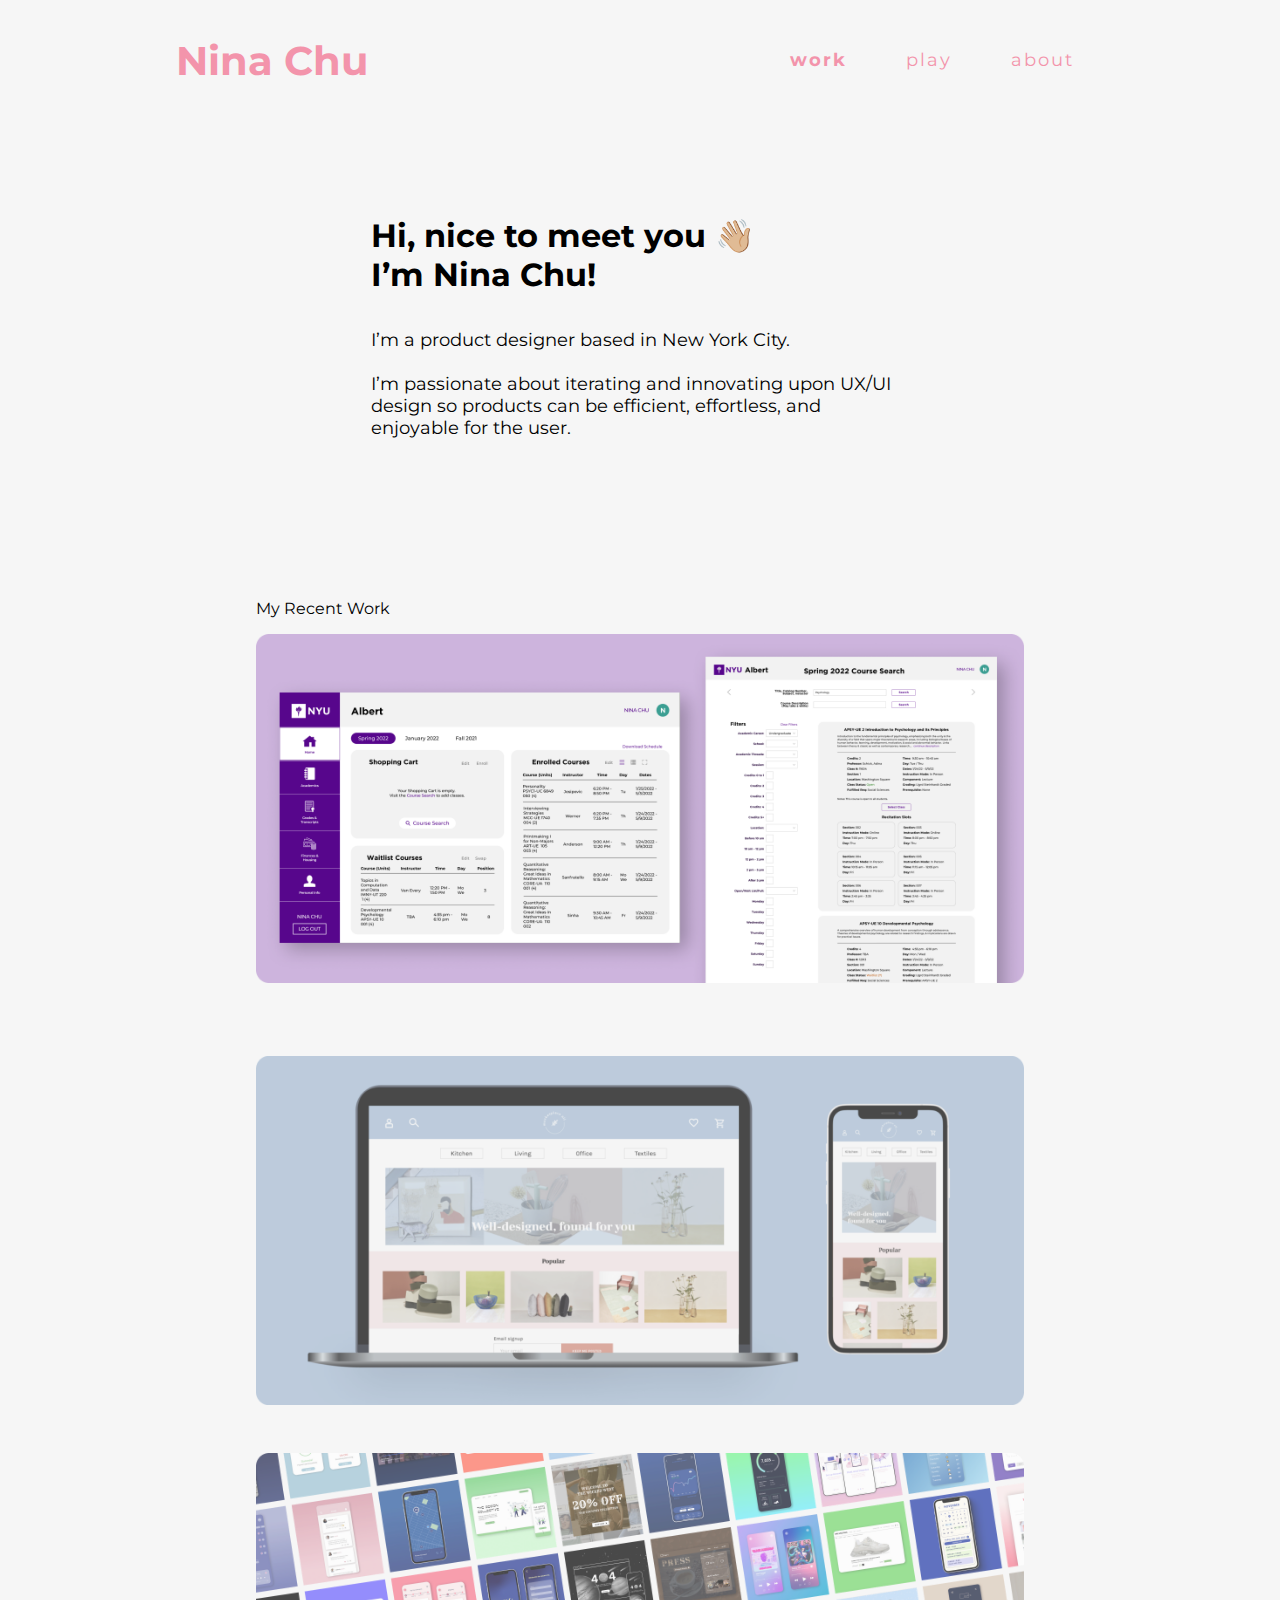
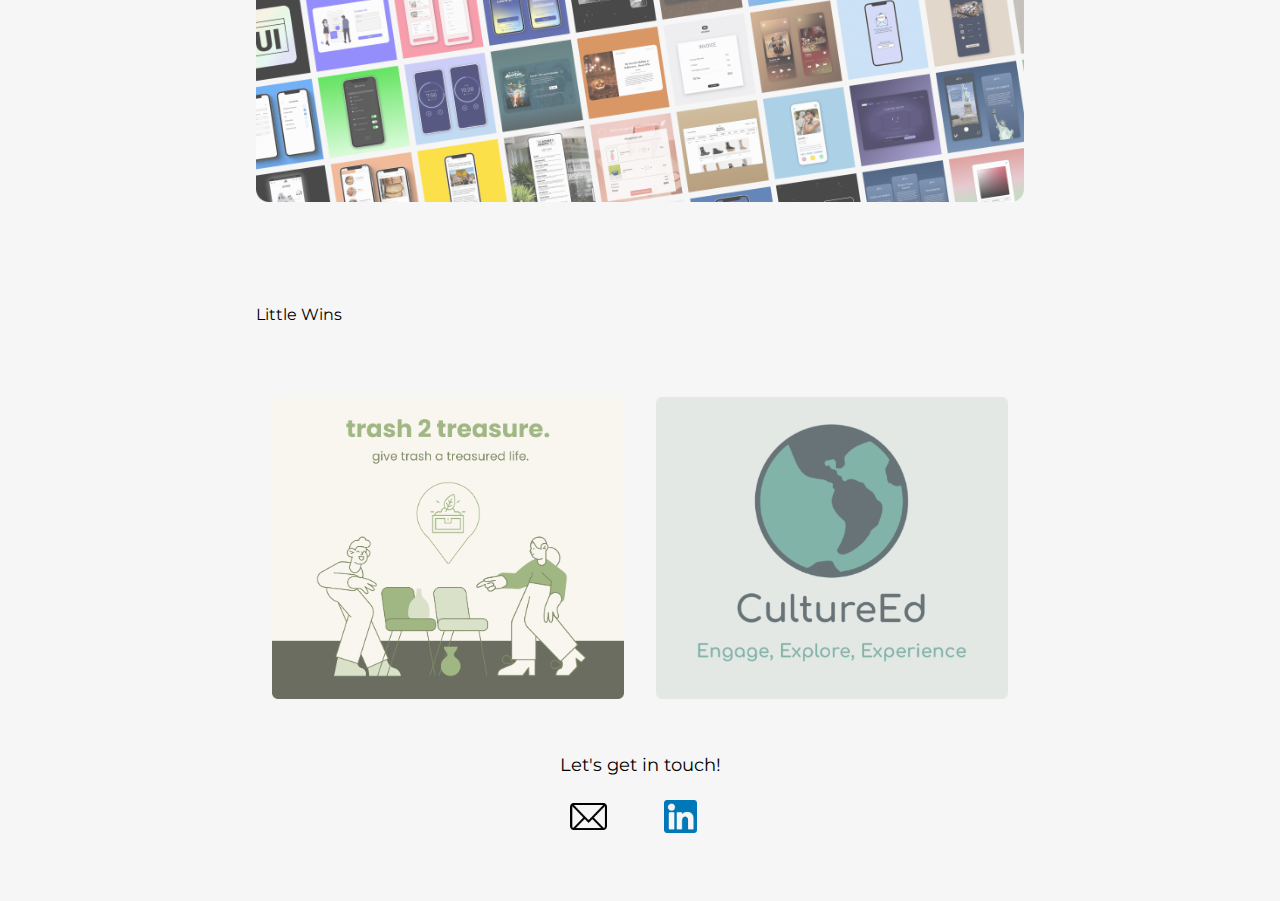
<file: index.html>
<!DOCTYPE html>

<html lang="en">
    
<head>
    <meta charset="utf-8">
        <meta http-equiv="X-UA-Compatible" content="IE=edge">
        <meta name="viewport" content="width=device-width, initial-scale=1, maximum-scale=1, user-scalable=no">
    

        <title>Nina Chu | Product Designer (UX/UI)</title>
        <link rel="stylesheet" href="style.css">
        <link rel="preconnect" href="https://fonts.googleapis.com">
        <link rel="preconnect" href="https://fonts.gstatic.com" crossorigin>
        <link href="https://fonts.googleapis.com/css2?family=Montserrat:wght@300;400;700&display=swap" rel="stylesheet">
    
        <!-- font-family: 'Montserrat', sans-serif; -->
        <link rel="icon" href="data:image/svg+xml,<svg xmlns=%22http://www.w3.org/2000/svg%22 viewBox=%220 0 100 100%22><text y=%22.9em%22 font-size=%2290%22>🎨</text></svg>">
     
<meta 
  name=”image” 
  property=”og:image” 
  content=”images/portfolio.png” 
/>
<meta 
  name=”author” 
  content=”Nina Chu” 
/>
<meta 
  property=”og:description” 
  content=”Nina Chu's Product UX/UI Design Portfolio Website“
/>
<meta 
  property=”og:url” 
  content=”https://ninachu.com/" 
/>
                               
    </head>

    <body>
        <nav>
            <div class="logo">
                <a href="https://ninachu.com/"><h1>Nina Chu</h1></a>
            </div>

            <ul class="navlinks">
                <li><a href="index.html"><b>work</b></a></li>
                <li><a href="play.html">play</a></li>
                <li><a href="about.html">about</a></li>
            </ul>
            <div class="burger">
                <div class="lline1"></div>
                <div class="line2"></div>
                <div class="line3"></div>
            </div>
        </nav>

        <div class="homepage">

        
            <div class="content"> 
                
        
      
            <div class="intro"><h3>Hi, nice to meet you 👋🏼 
              <br />
                I’m Nina Chu!
                </h3>
                <br />
                <h4>I’m a product designer based in New York City. 
                  <br /> <br />
                    I’m passionate about iterating and innovating upon UX/UI design so products can be efficient, effortless, and enjoyable for the user.</h4>
            </div>
        

        <!-- <div class="imgIntro"><img src="images/celestial-03.png"/></div>-->

        <div class="work">

            <h6>My Recent Work</h6>
       
            <div class="appear2">
           <a href="nyualbert.html"><div class="container">
            <img src="images/work-nyu.png" class="img"/>
           <div class="overlay">
               <div class="text">
                    <h3>NYU Albert</h3>
                    <h6>Research, UX/UI Design, Prototype</h6>
               </div>
            </div>
            </div></a></div>

        
            <div class="appear2">
        <a href="marketplaceall.html"><div class="container">
        <img src="images/work-mp.png"/>
        <div class="overlay">
            <div class="text">
                <h3>Marketplace All</h3>
                <h6>Research, UX/UI Design, Prototype</h6>
            </div>
        </div>
        </div></a></div>

   
        <div class="appear2">
        <a href="100ui.html"><div class="container">
        <img src="images/work-100ui.png"/>
            <div class="overlay">
                <div class="text">
                    <h3>100 Days of UI Design</h3>
                    <h6>UI Design, Prototype</h6>
                </div>
            </div>
        </div></a></div>

     

        <div class="work">
            <h6 class="winsText">Little Wins</h6></div>

        <div class="appear2">
            <div class="wins">
                <div class="container"><a href="https://devpost.com/software/trash2treasure" target="_blank">
                    <img class="winPic1" src="images/hack-t2t.png"/>
                    <div class="overlay">
                        <div class="text">
                            <h3>1st Place - Sustainability</h3>
                            <h6>Catalyst 2022 UX/UI Designathon</h6>
                        </div>
                    </div>
                </div>
                </a>

                <div class="container"><a href="https://devpost.com/software/cultureed" target="_blank">
                    <img class="winPic2" src="images/hack-ced.png"/>
                    <div class="overlay">
                        <div class="text">
                            <h3>2nd Place - Inclusion</h3>
                            <h6>Hack NYU 2022 Hackathon</h6>
                        </div>
                    </div>
                </div>
                </a>

                

        </div>
        </div>


    </div>

    <div class="footerText">
    <h4>Let's get in touch!</h4></div>

    <div class="footer">
             <div class="icons">
                <a href = "mailto: ninachu@nyu.edu"><img class="one"; src="images/email.png"/></a>
            <a href="https://www.linkedin.com/in/nina-chu-/" target="_blank"><img class="two"; src="images/linkedin.png"/></a>
    </div> </div>

    </div>
</div>

    <script src="app.js"></script>
    </body>

</html>
</file>
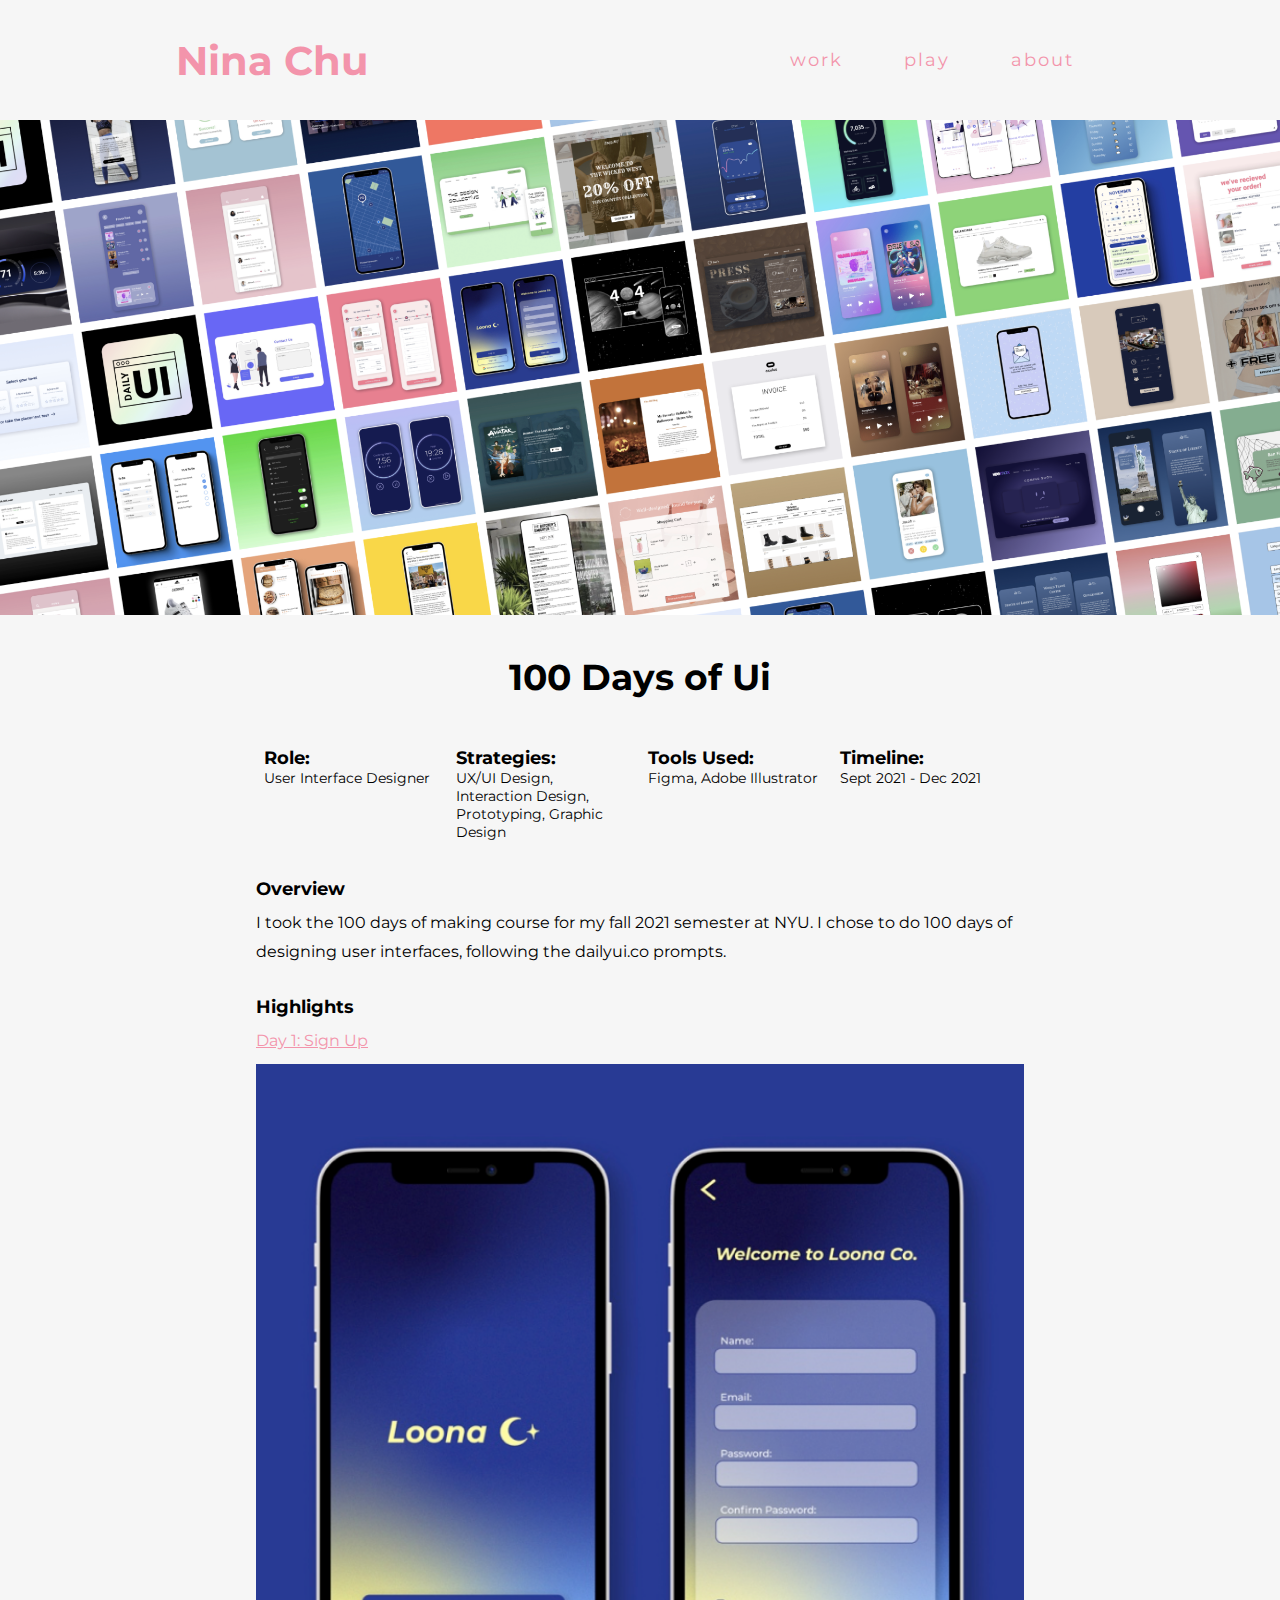
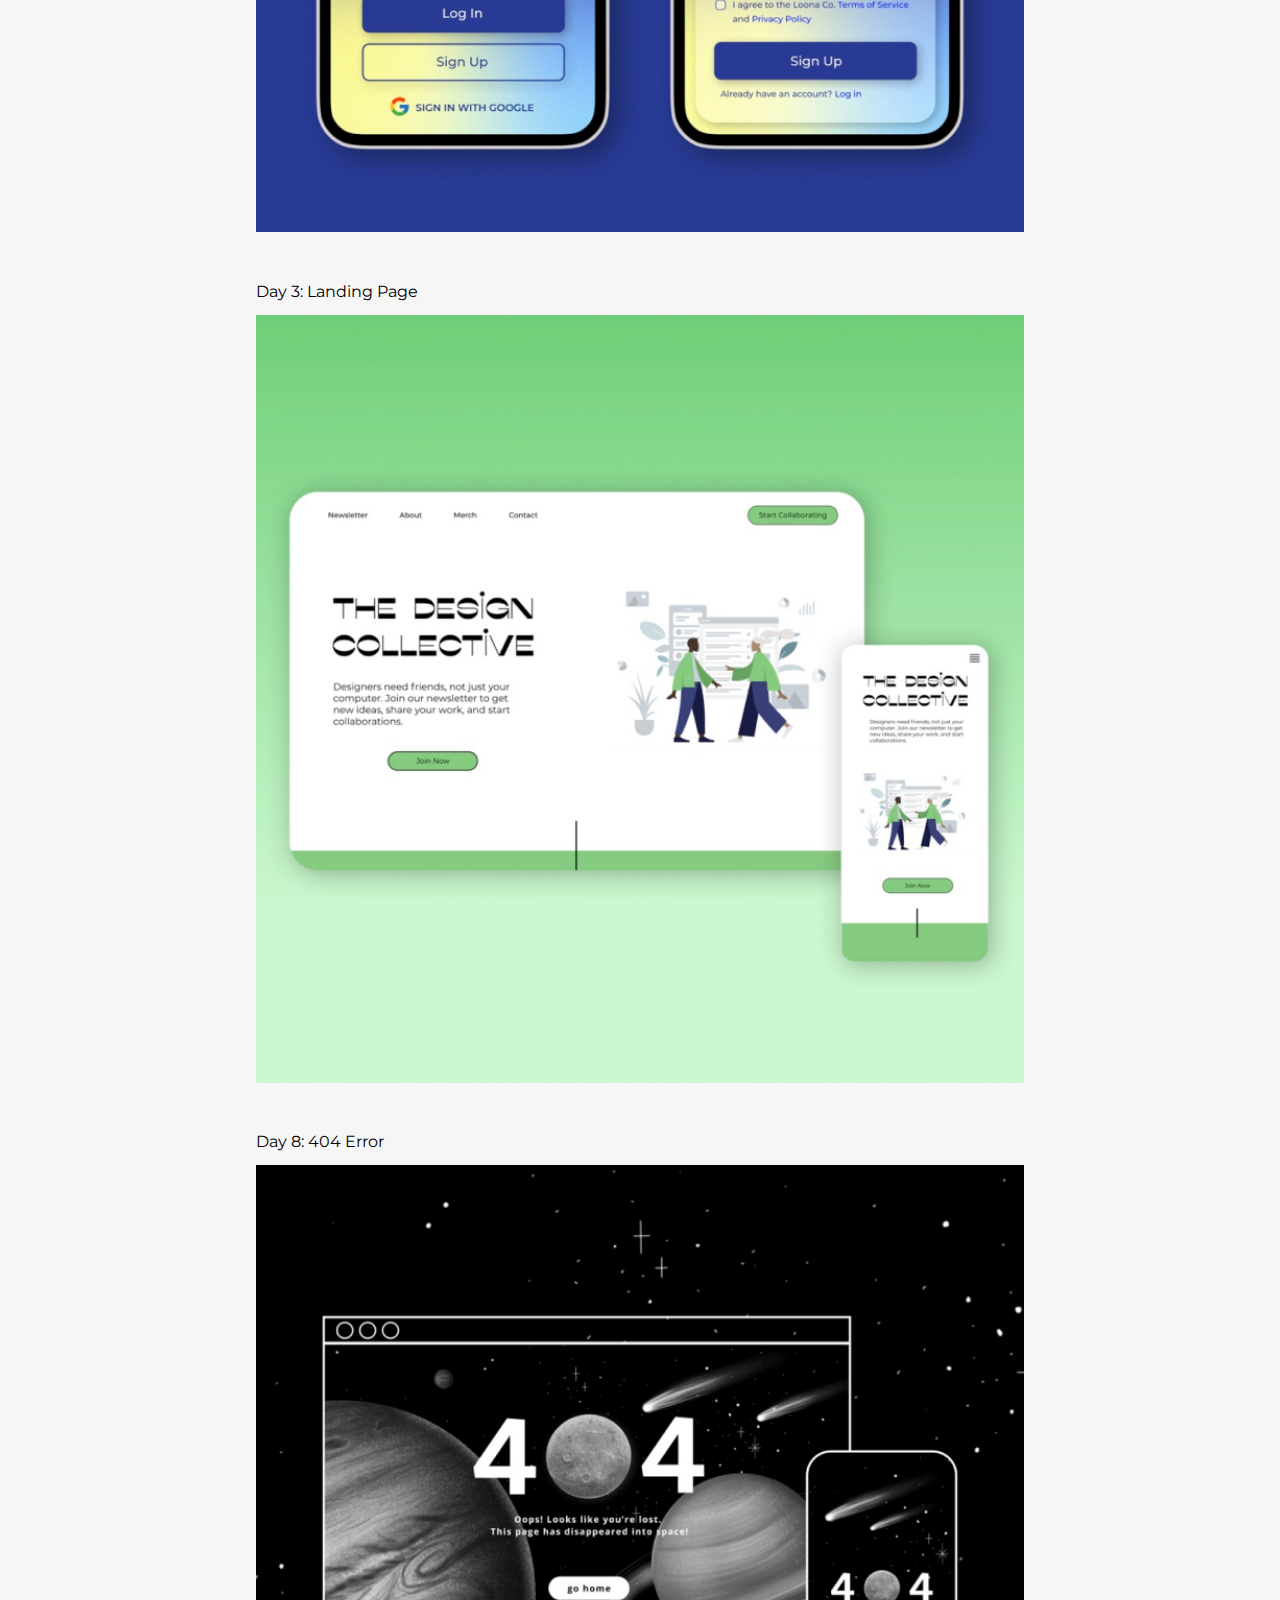
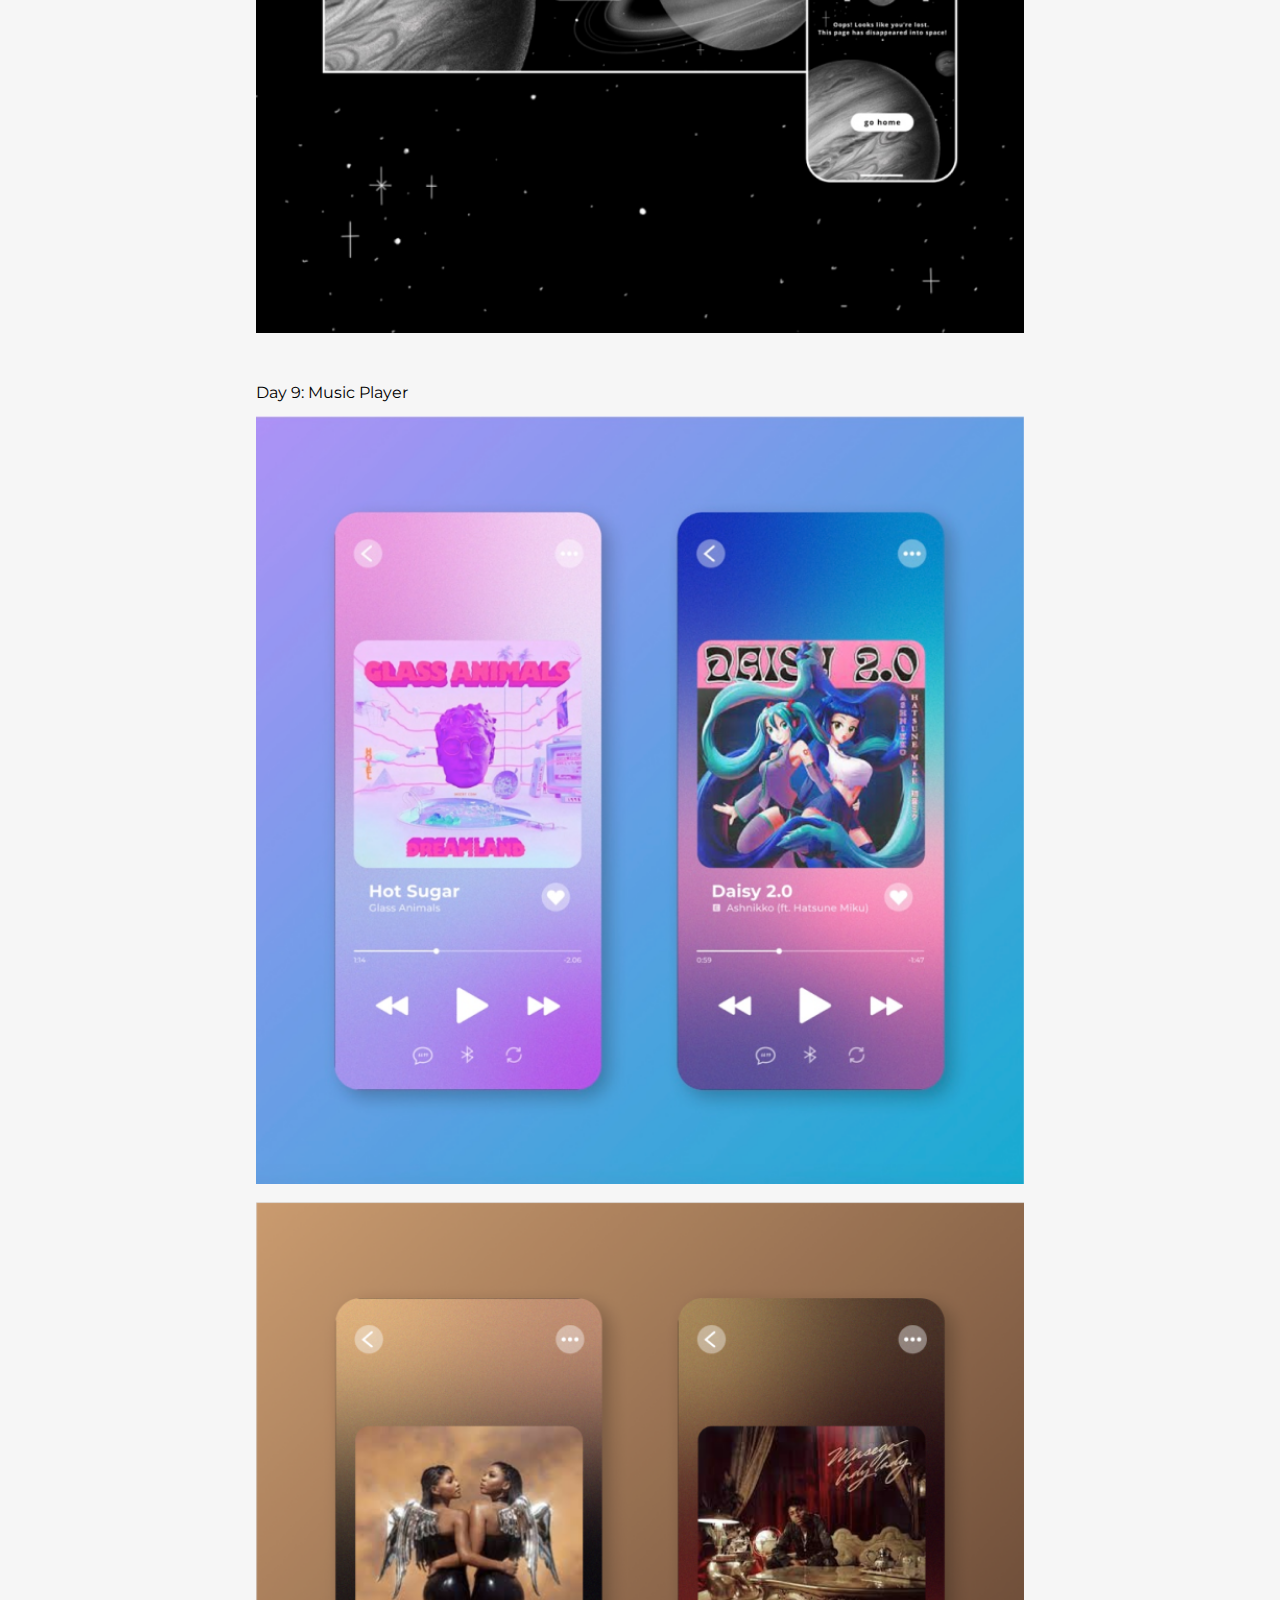
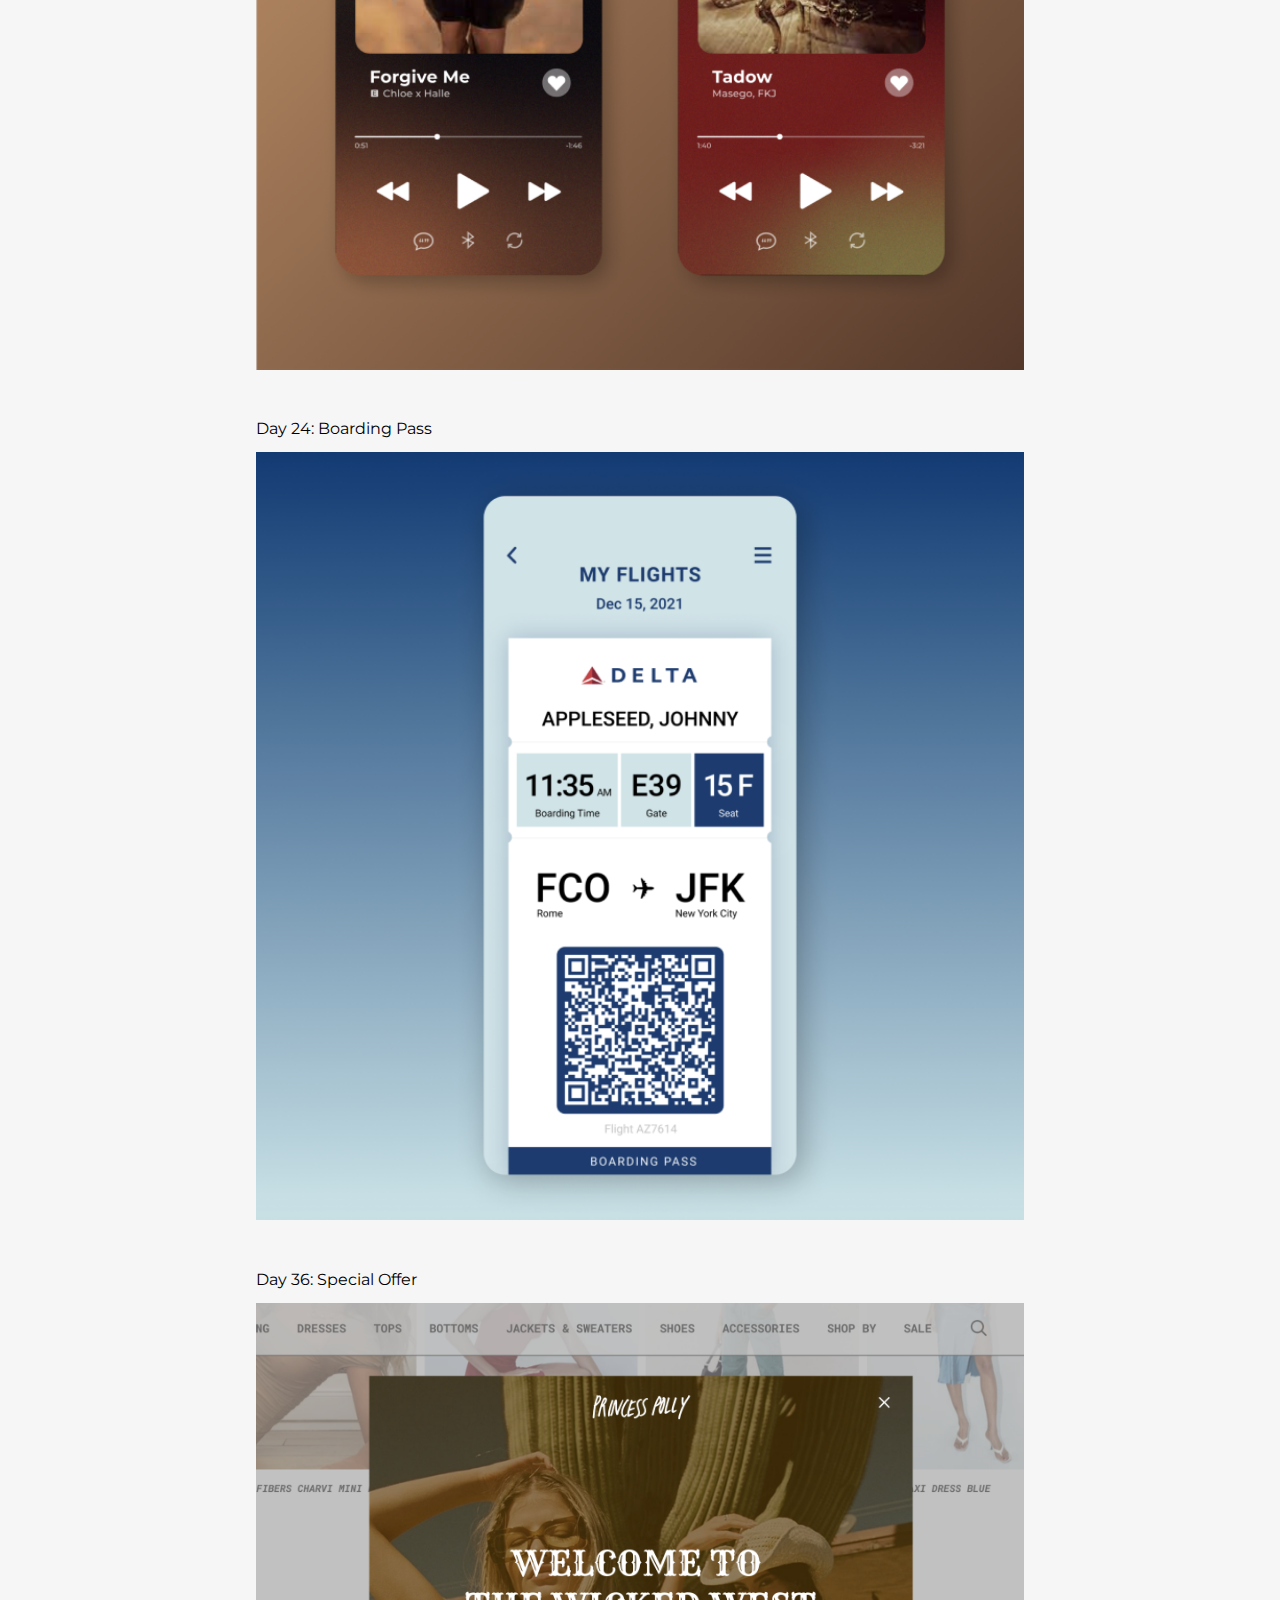
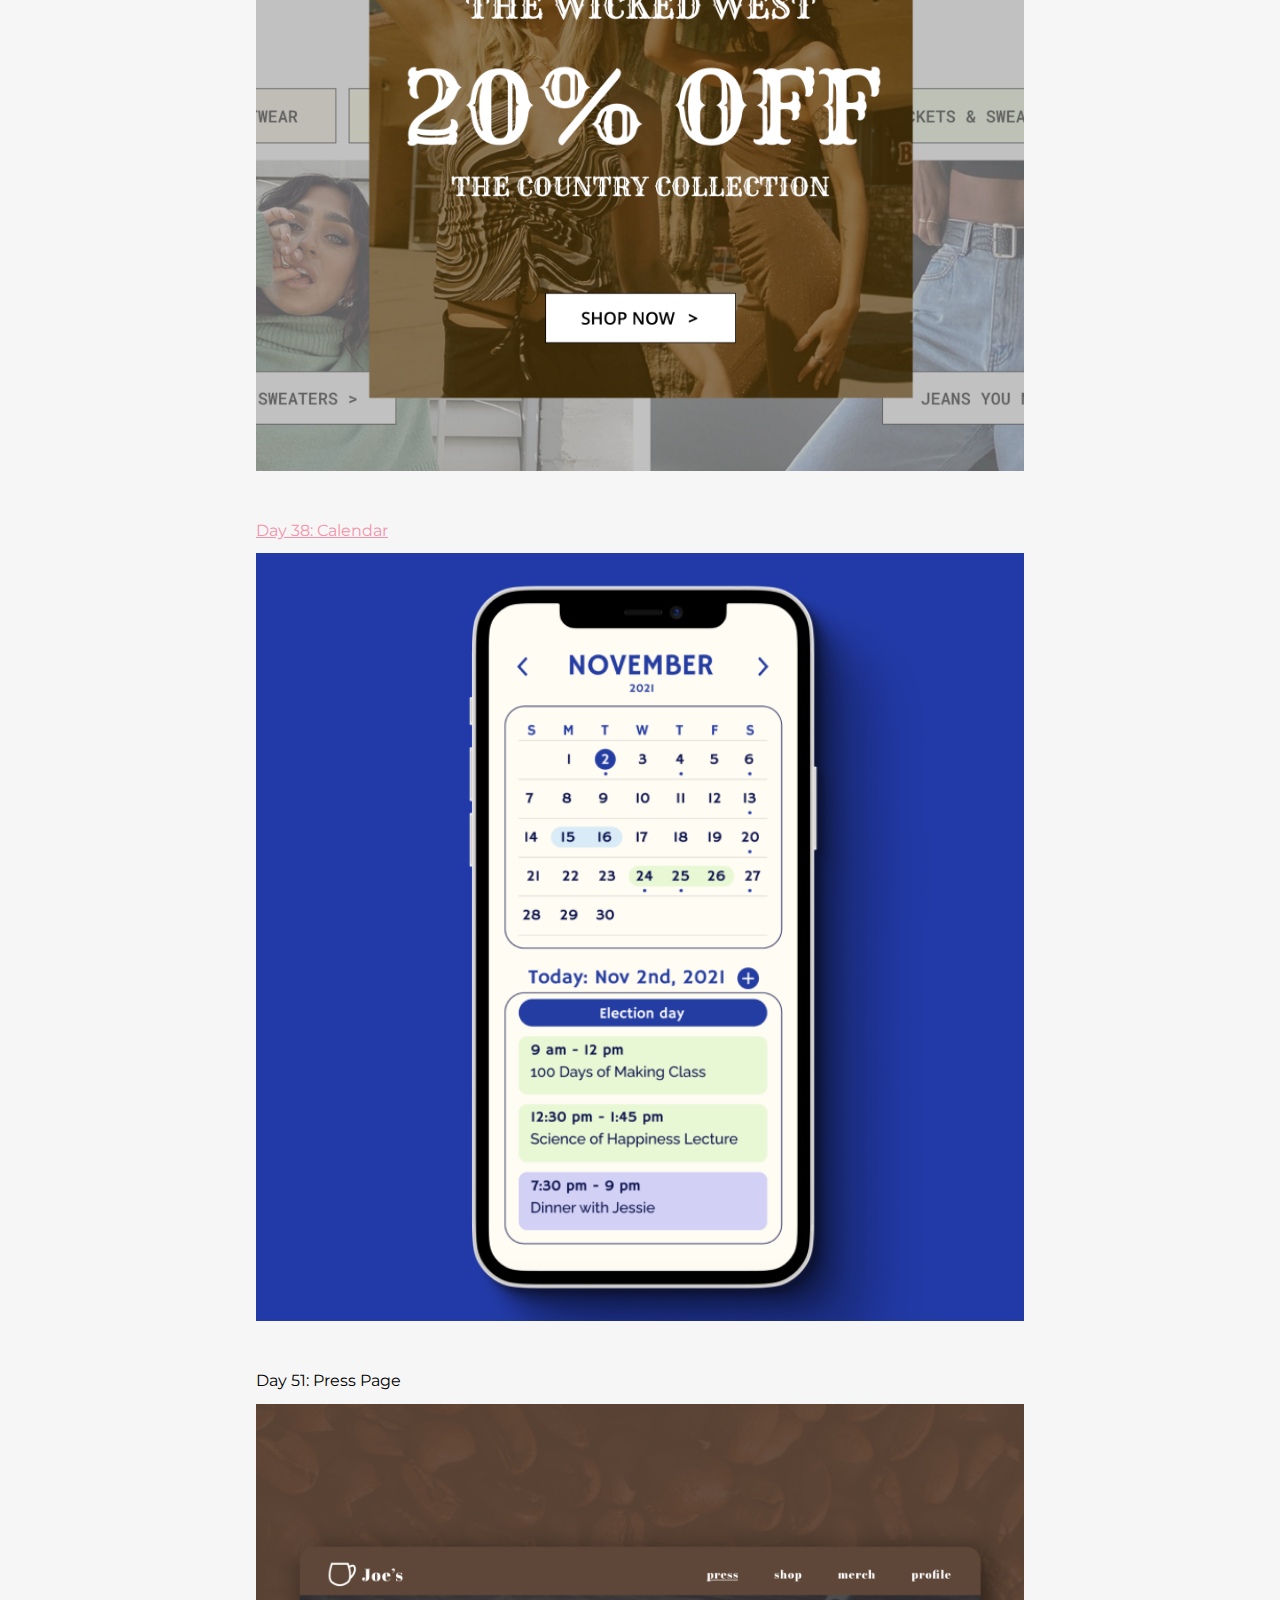
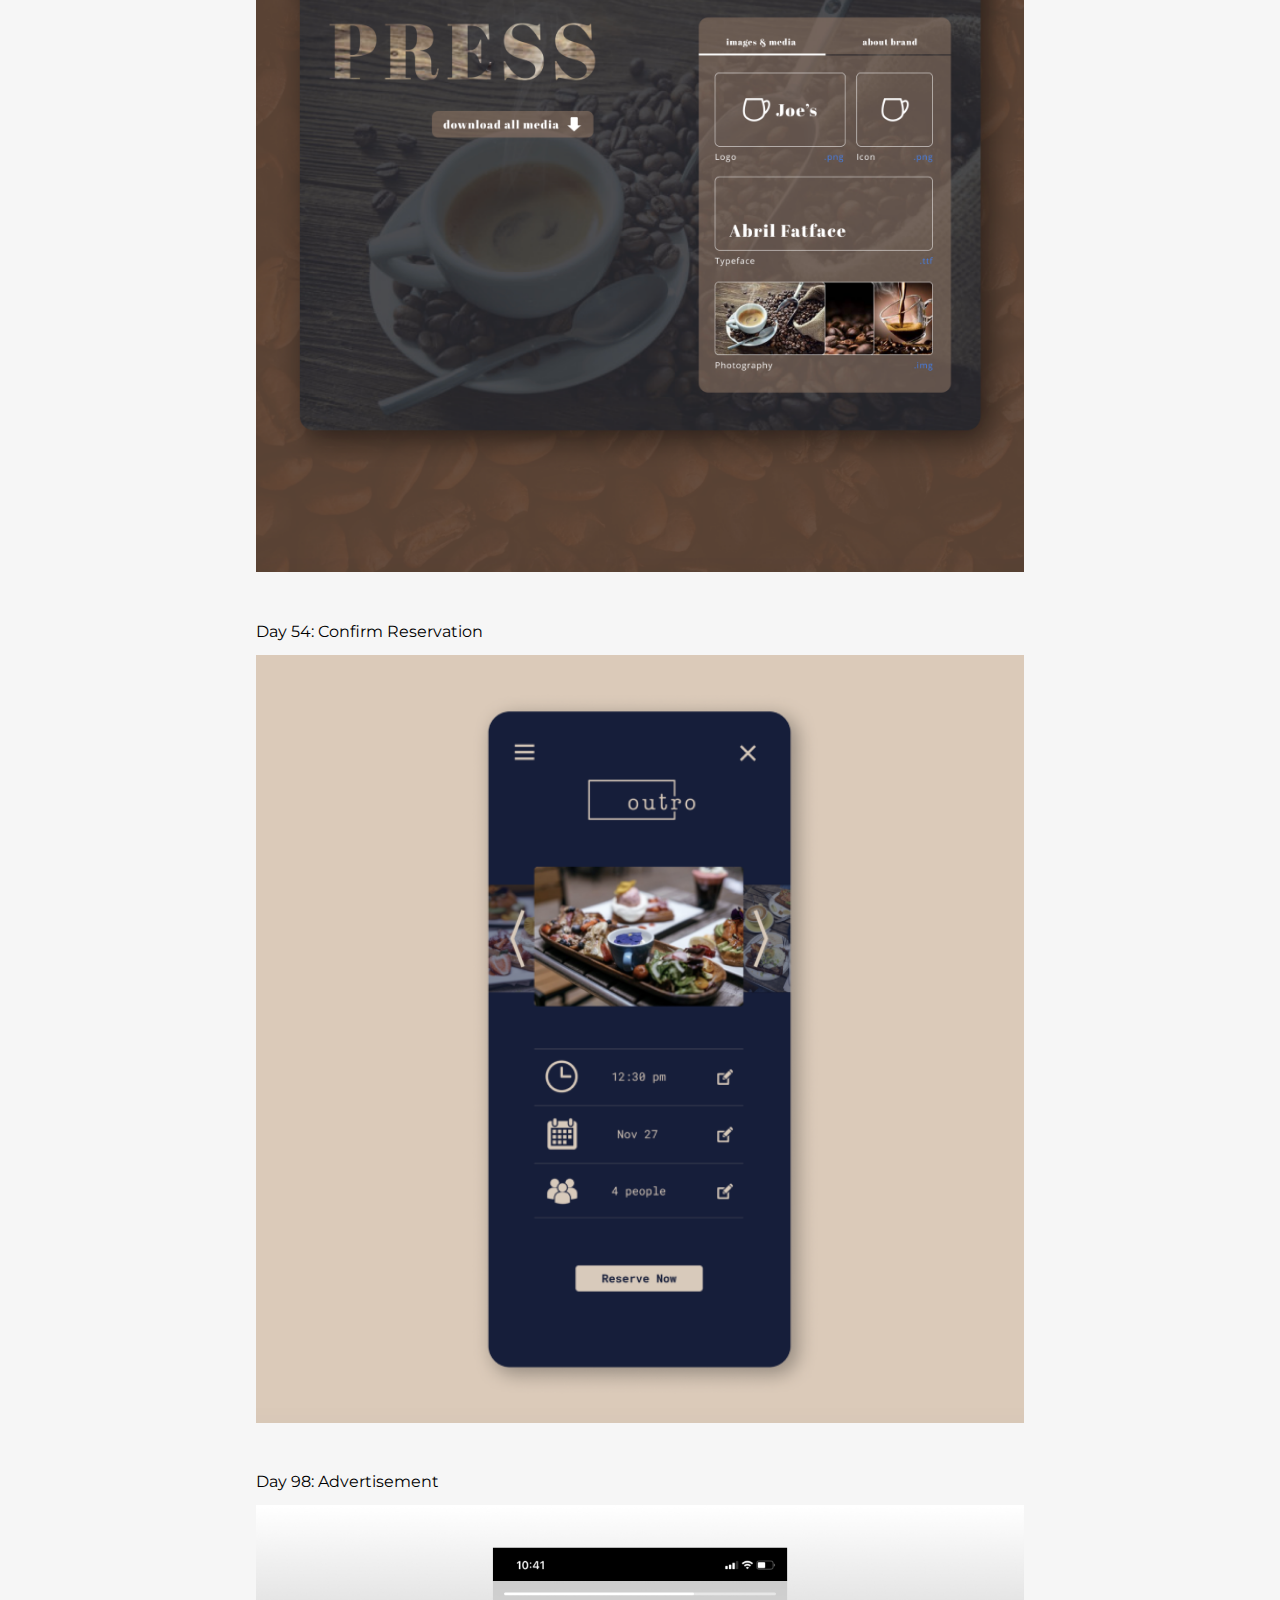
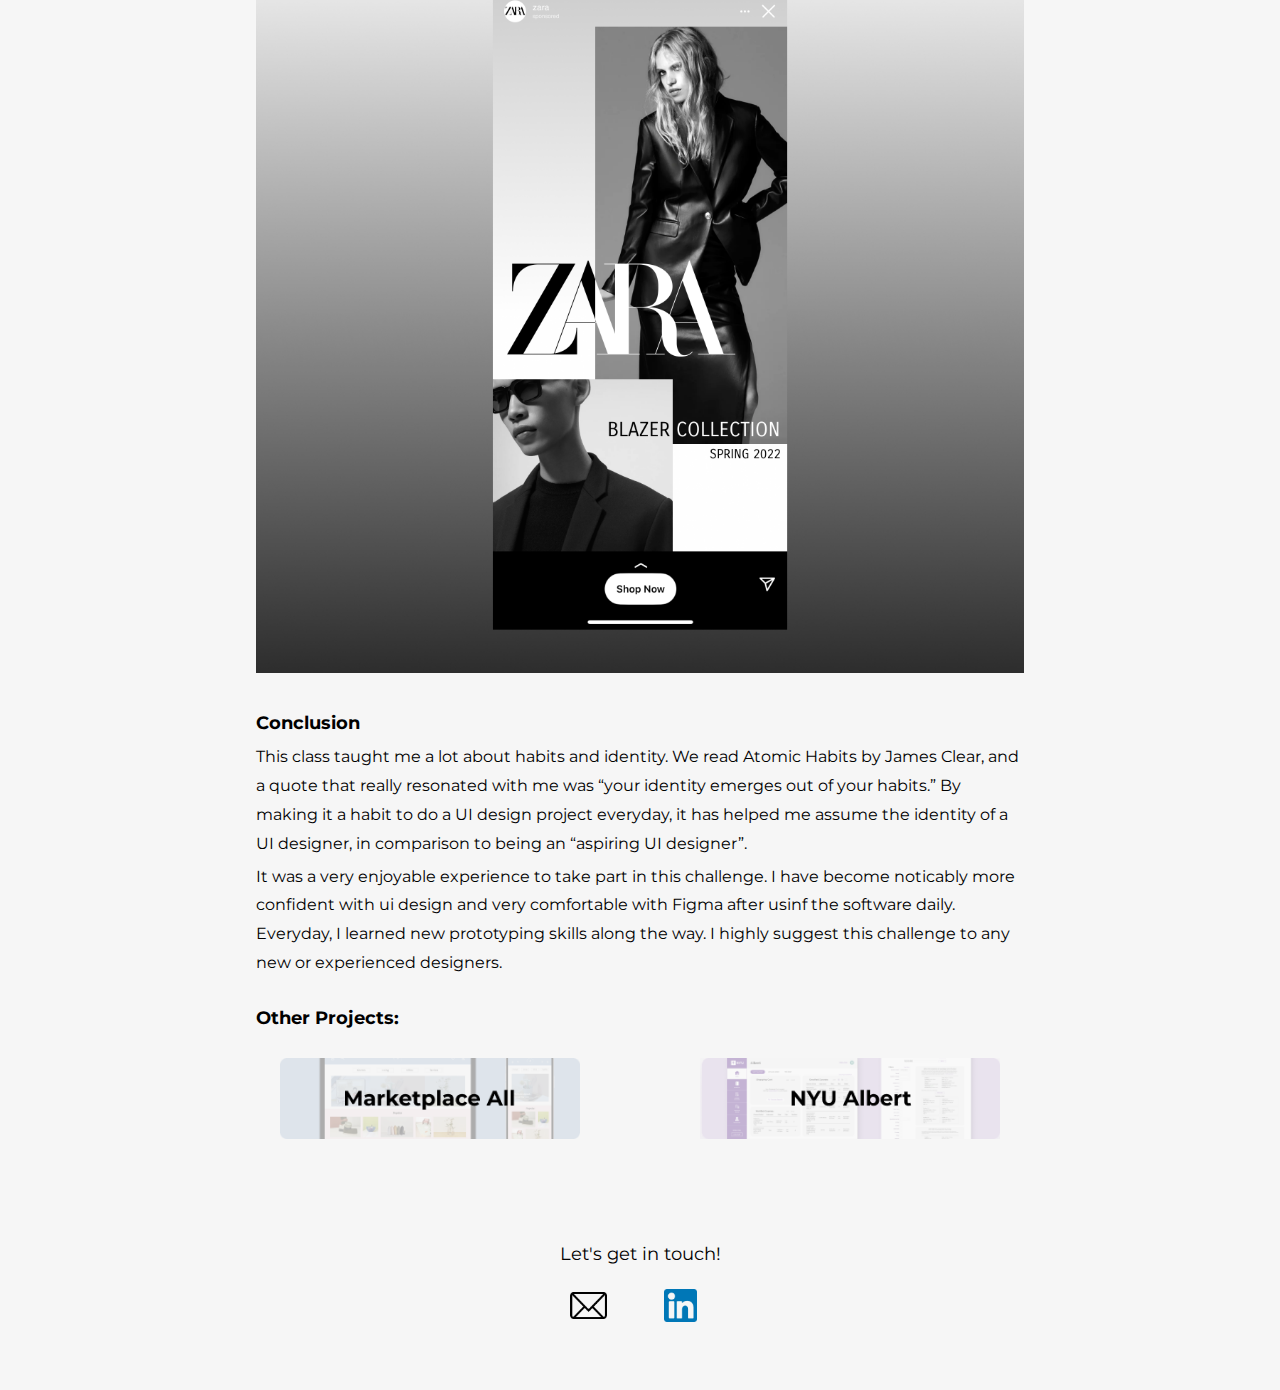
<file: 100ui.html>
<!DOCTYPE html>

<html lang="en">

    <head>
        <meta charset="utf-8">
        <meta http-equiv="X-UA-Compatible" content="IE=edge">
        <meta name="viewport" content="width=device-width, initial-scale=1, maximum-scale=1, user-scalable=no">

       
        <link rel="stylesheet" href="style.css">
        <link rel="preconnect" href="https://fonts.googleapis.com">
        <link rel="preconnect" href="https://fonts.gstatic.com" crossorigin>
        <link href="https://fonts.googleapis.com/css2?family=Montserrat:wght@300;400;700&display=swap" rel="stylesheet">
        <!-- font-family: 'Montserrat', sans-serif; -->
        <title>Nina Chu | 100 Days of Ui</title>
        <link rel="icon" href="data:image/svg+xml,<svg xmlns=%22http://www.w3.org/2000/svg%22 viewBox=%220 0 100 100%22><text y=%22.9em%22 font-size=%2290%22>🎨</text></svg>">
        
    </head>


    <body>
        <nav>
            <div class="logo">
                <a href="index.html"><h1>Nina Chu</h1></a>
            </div>

            <ul class="navlinks">
                <li><a href="index.html">work</a></li>
                <li><a href="play.html">play</a></li>
                <li><a href="about.html">about</a></li>
            </ul>
            <div class="burger">
                <div class="lline1"></div>
                <div class="line2"></div>
                <div class="line3"></div>
            </div>
        </nav>

        <img class="main-img"; src="images/ui-main.png" />

        <h2>100 Days of Ui</h2>

        <div class="content"><div class="mp">

        <section class="proj-info">
            <div>
                <h3>Role:</h3>
                <h4>User Interface Designer</h4>
            </div>

            <div>
                <h3>Strategies:</h3>
                <h4>UX/UI Design, Interaction Design, Prototyping, Graphic Design</h4>
            </div>

            <div>
                <h3>Tools Used:</h3>
                <h4>Figma, Adobe Illustrator</h4>
                
            </div>

            <div>
                <h3>Timeline:</h3>
                <h4>Sept 2021 - Dec 2021</h4>
            </div>

        </section>


        <section class="details">
    
            <h3>Overview</h3>
            <h6>I took the 100 days of making course for my fall 2021 semester at NYU. I chose to do 100 days of designing user interfaces, following the dailyui.co prompts. </h6>

            <h3>Highlights</h3>
            <h6><a href="https://www.figma.com/proto/IM8dKYIpceqaSoot6L03KM/ui.day1?node-id=4%3A2&scaling=scale-down&page-id=0%3A1&starting-point-node-id=4%3A2" target="_blank">
                Day 1: Sign Up </a></h6>
            <img class="ui" src="images/ui-1.png"/>

            <div class="ui">
            <h6>Day 3: Landing Page </h6>
            <img src="images/ui-3.png"/>

            <h6>Day 8: 404 Error</h6>
            <img src="images/ui-8.png"/>

            <h6>Day 9: Music Player</h6>
            <img src="images/ui-9.png"/>
            <img src="images/ui-9.2.png"/>

            <h6>Day 24: Boarding Pass</h6>
            <img src="images/ui-24.png"/>

            <h6>Day 36: Special Offer</h6>
            <img src="images/ui-36.png"/>

            <h6><a href="https://www.figma.com/proto/lGJrsS89HD8afAhRe01Tkq/ui.day38?node-id=2%3A3&starting-point-node-id=2%3A3" target="_blank">
                Day 38: Calendar</a></h6>
            <img src="images/ui-38.png"/>

            <h6>Day 51: Press Page</h6>
            <img src="images/ui-51.png"/>

            <h6>Day 54: Confirm Reservation</h6>
            <img src="images/ui-54.png"/> 

            <h6>Day 98: Advertisement</h6>
            <img src="images/ui-98.png"/></div>

            <h3>Conclusion</h3>
            <h6>This class taught me a lot about habits and identity. We read Atomic Habits by James Clear, and a quote that really resonated with me was “your identity emerges out of your habits.” By making it a habit to do a UI design project everyday, it has helped me assume the identity of a UI designer, in comparison to being an “aspiring UI designer”.</h6>
            <h6>It was a very enjoyable experience to take part in this challenge. I have become noticably more confident with ui design and very comfortable with Figma after usinf the software daily. Everyday, I learned new prototyping skills along the way. I highly suggest this challenge to any new or experienced designers. </h6>

             <div class="otherProj">
                <h3>Other Projects:</h3></div></section>  
    
                    <div class="tab">
                       <a href="marketplaceall.html"><img src="images/tab-mp.png"/></a> 
                       <a href="nyualbert.html"><img src="images/tab-nyu.png"/></a> 
                    </div>

            </div> <!-- mp -->
        
            <div class="footerText">
                <h4>Let's get in touch!</h4></div>
            
                <div class="footer">
                   
                         <div class="icons">
                            <a href = "mailto: ninachu@nyu.edu"><img class="one"; src="images/email.png"/></a>
                        <a href="https://www.linkedin.com/in/nina-chu-/" target="_blank"><img class="two"; src="images/linkedin.png"/></a>
                </div> </div>
        </div>
    
    

        <script src="app.js"></script>
    </body>

</html>
</file>
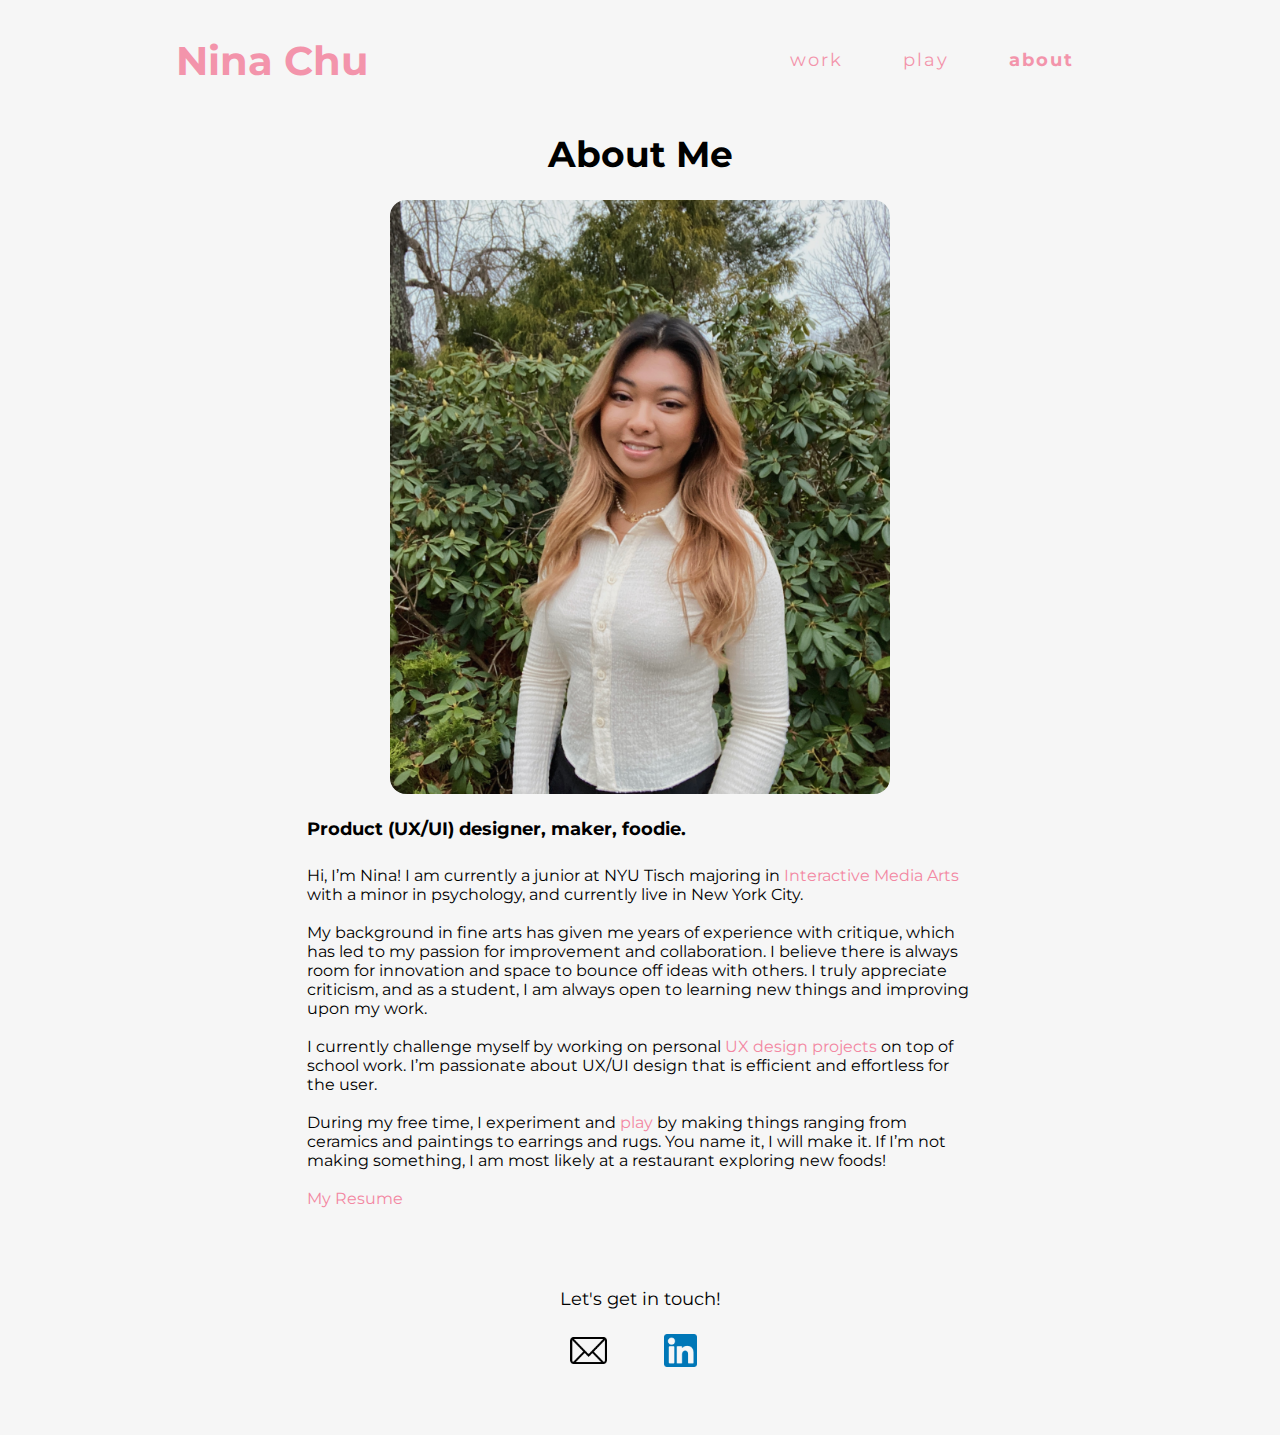
<file: about.html>
<!DOCTYPE html>

<html lang="en">
    
<head>
    
    <meta charset="utf-8">
        <meta http-equiv="X-UA-Compatible" content="IE=edge">
        <meta name="viewport" content="width=device-width, initial-scale=1, maximum-scale=1, user-scalable=no">

        <link rel="stylesheet" href="style.css">
        <link rel="preconnect" href="https://fonts.googleapis.com">
        <link rel="preconnect" href="https://fonts.gstatic.com" crossorigin>
        <link href="https://fonts.googleapis.com/css2?family=Montserrat:wght@300;400;700&display=swap" rel="stylesheet">
        <!-- font-family: 'Montserrat', sans-serif; -->

        <link rel="icon" href="data:image/svg+xml,<svg xmlns=%22http://www.w3.org/2000/svg%22 viewBox=%220 0 100 100%22><text y=%22.9em%22 font-size=%2290%22>🎨</text></svg>">
        <title>Nina Chu | About</title>
    </head>


    <body>
        <nav>
            <div class="logo">
                <a href="index.html"><h1>Nina Chu</h1></a>
            </div>

            <ul class="navlinks">
                <li><a href="index.html">work</a></li>
                <li><a href="play.html">play</a></li>
                <li><a href="about.html"><b>about</b></a></li>
            </ul>
            <div class="burger">
                <div class="lline1"></div>
                <div class="line2"></div>
                <div class="line3"></div>
            </div>
        </nav>

        <h2>About Me</h2>

        <div class="aboutPage">

            <div class="aboutMe">
                <div class="profilePic"><img src="images/profile.jpg"/></div>
                <div class="aboutText">
                    <h3>
                    Product (UX/UI) designer, maker, foodie.
                    <br />
                    <br /></h3>
                    <h6>Hi, I’m Nina! I am currently a junior at NYU Tisch majoring in <a href="https://itp.nyu.edu/ima/">Interactive Media Arts</a> with a minor in psychology, and currently live in New York City.
                    <br />
                    <br />
                    My background in fine arts has given me years of experience with critique, which has led to my passion for improvement and collaboration. I believe there is always room for innovation and space to bounce off ideas with others. I truly appreciate criticism, and as a student, I am always open to learning new things and improving upon my work.
                    <br />
                    <br />
                    I currently challenge myself by working on personal <a href="index.html">UX design projects</a> on top of school work. I’m passionate about UX/UI design that is efficient and effortless for the user.
                    <br />
                    <br />
                    During my free time, I experiment and <a href="play.html">play</a> by making things ranging from ceramics and paintings to earrings and rugs. You name it, I will make it. If I’m not making something, I am most likely at a restaurant exploring new foods!
                    <br />
                    <br />  
                    <a href="https://drive.google.com/file/d/1DAyrpo-UiRdxzKxgTy997-68toUNMJxx/view?usp=sharing" target="_blank">My Resume</a>
                
                </h6></div>
            </div>
                
        </div>
       

        <div class="content">
            <div class="footerText">
                <h4>Let's get in touch!</h4></div>
            
                <div class="footer">
                   
                         <div class="icons">
                            <a href = "mailto: ninachu@nyu.edu"><img class="one"; src="images/email.png"/></a>
                        <a href="https://www.linkedin.com/in/nina-chu-/" target="_blank"><img class="two"; src="images/linkedin.png"/></a>
                </div> </div>
        </div>


        <script src="app.js"></script>
    </body>

</html>
</file>
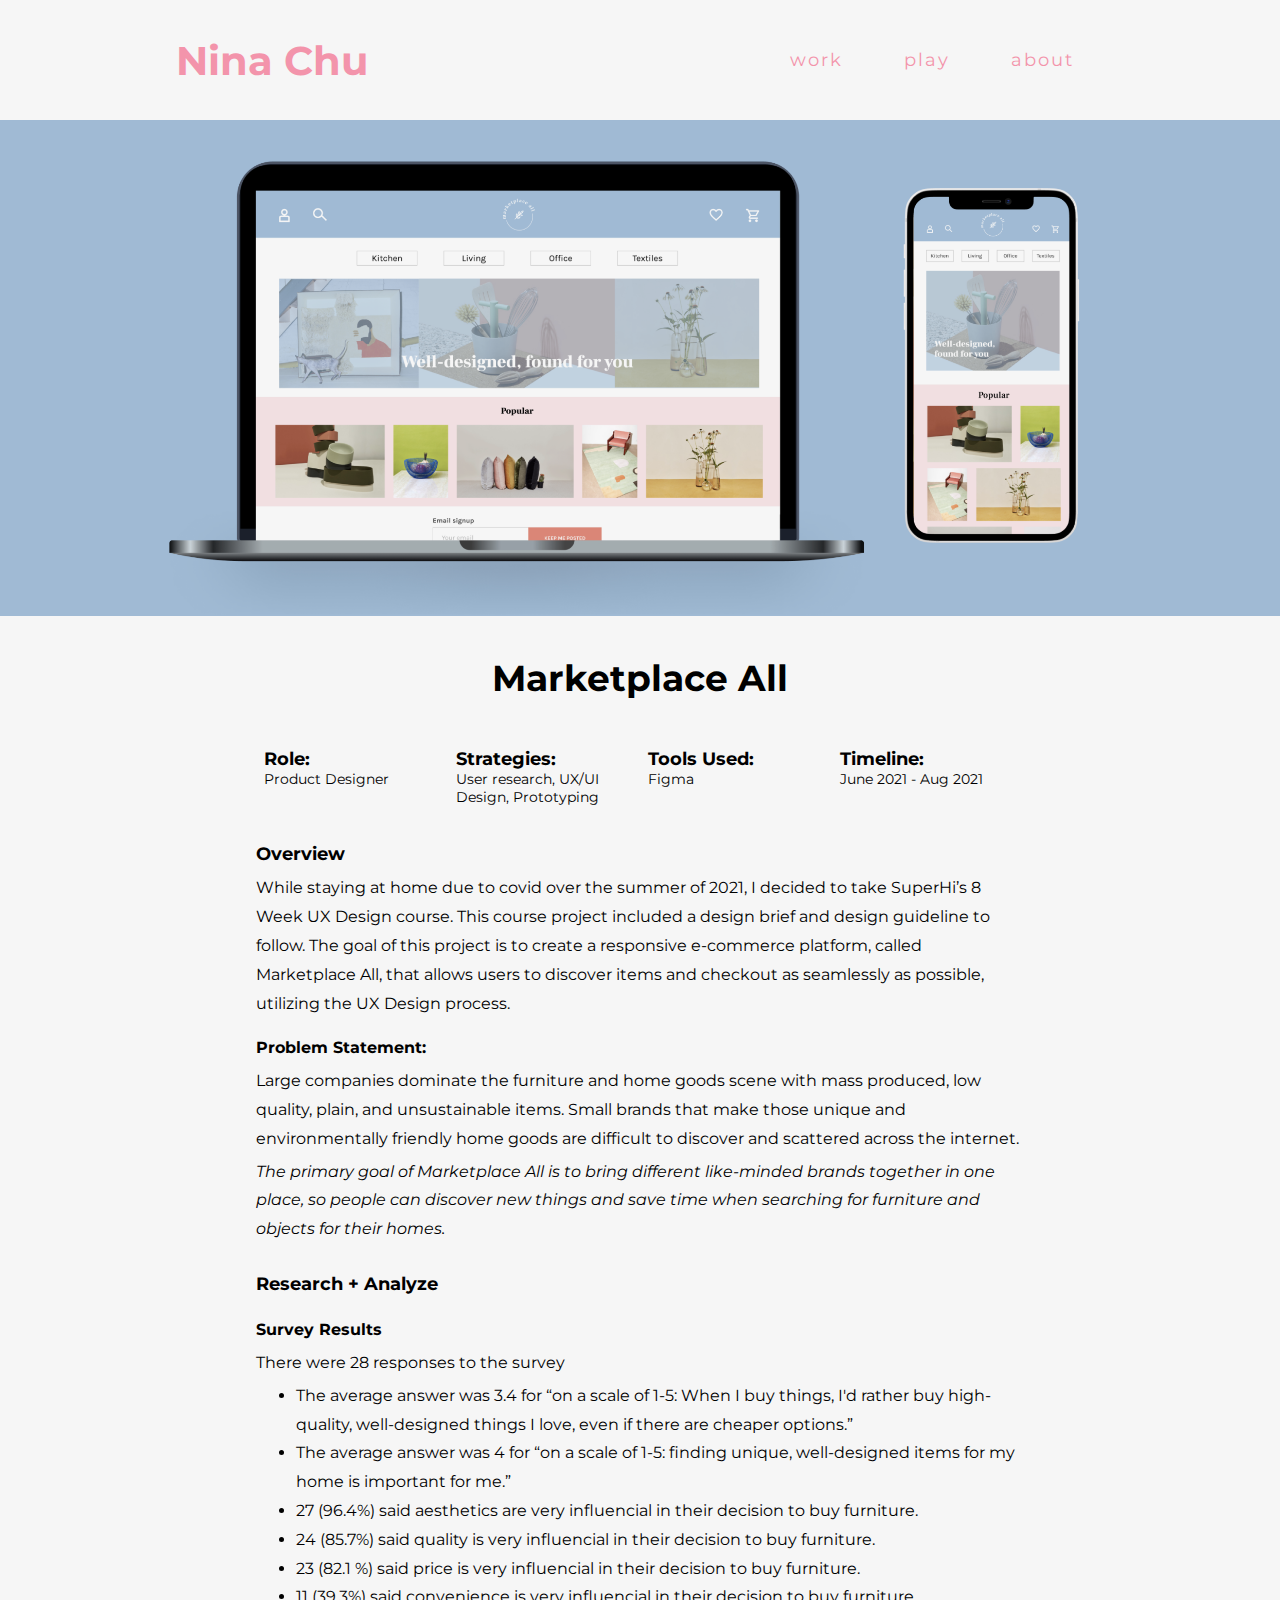
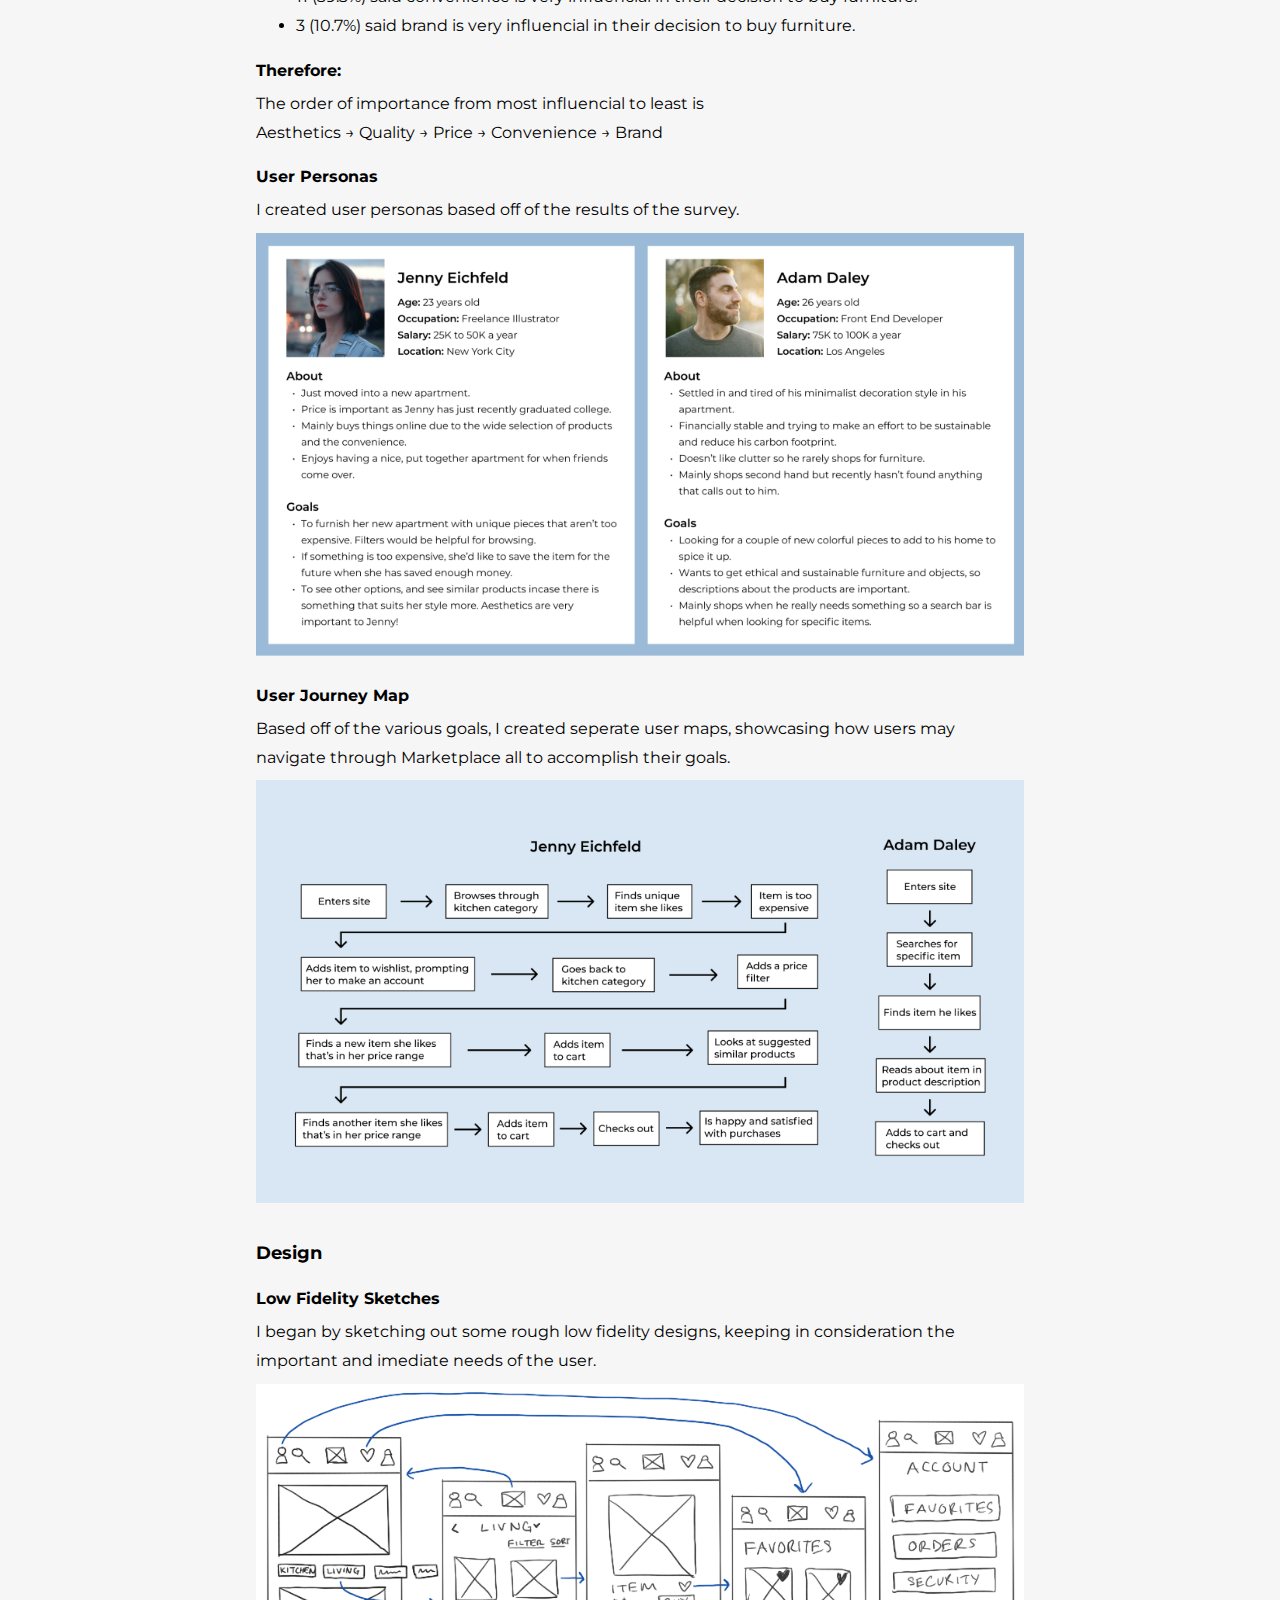
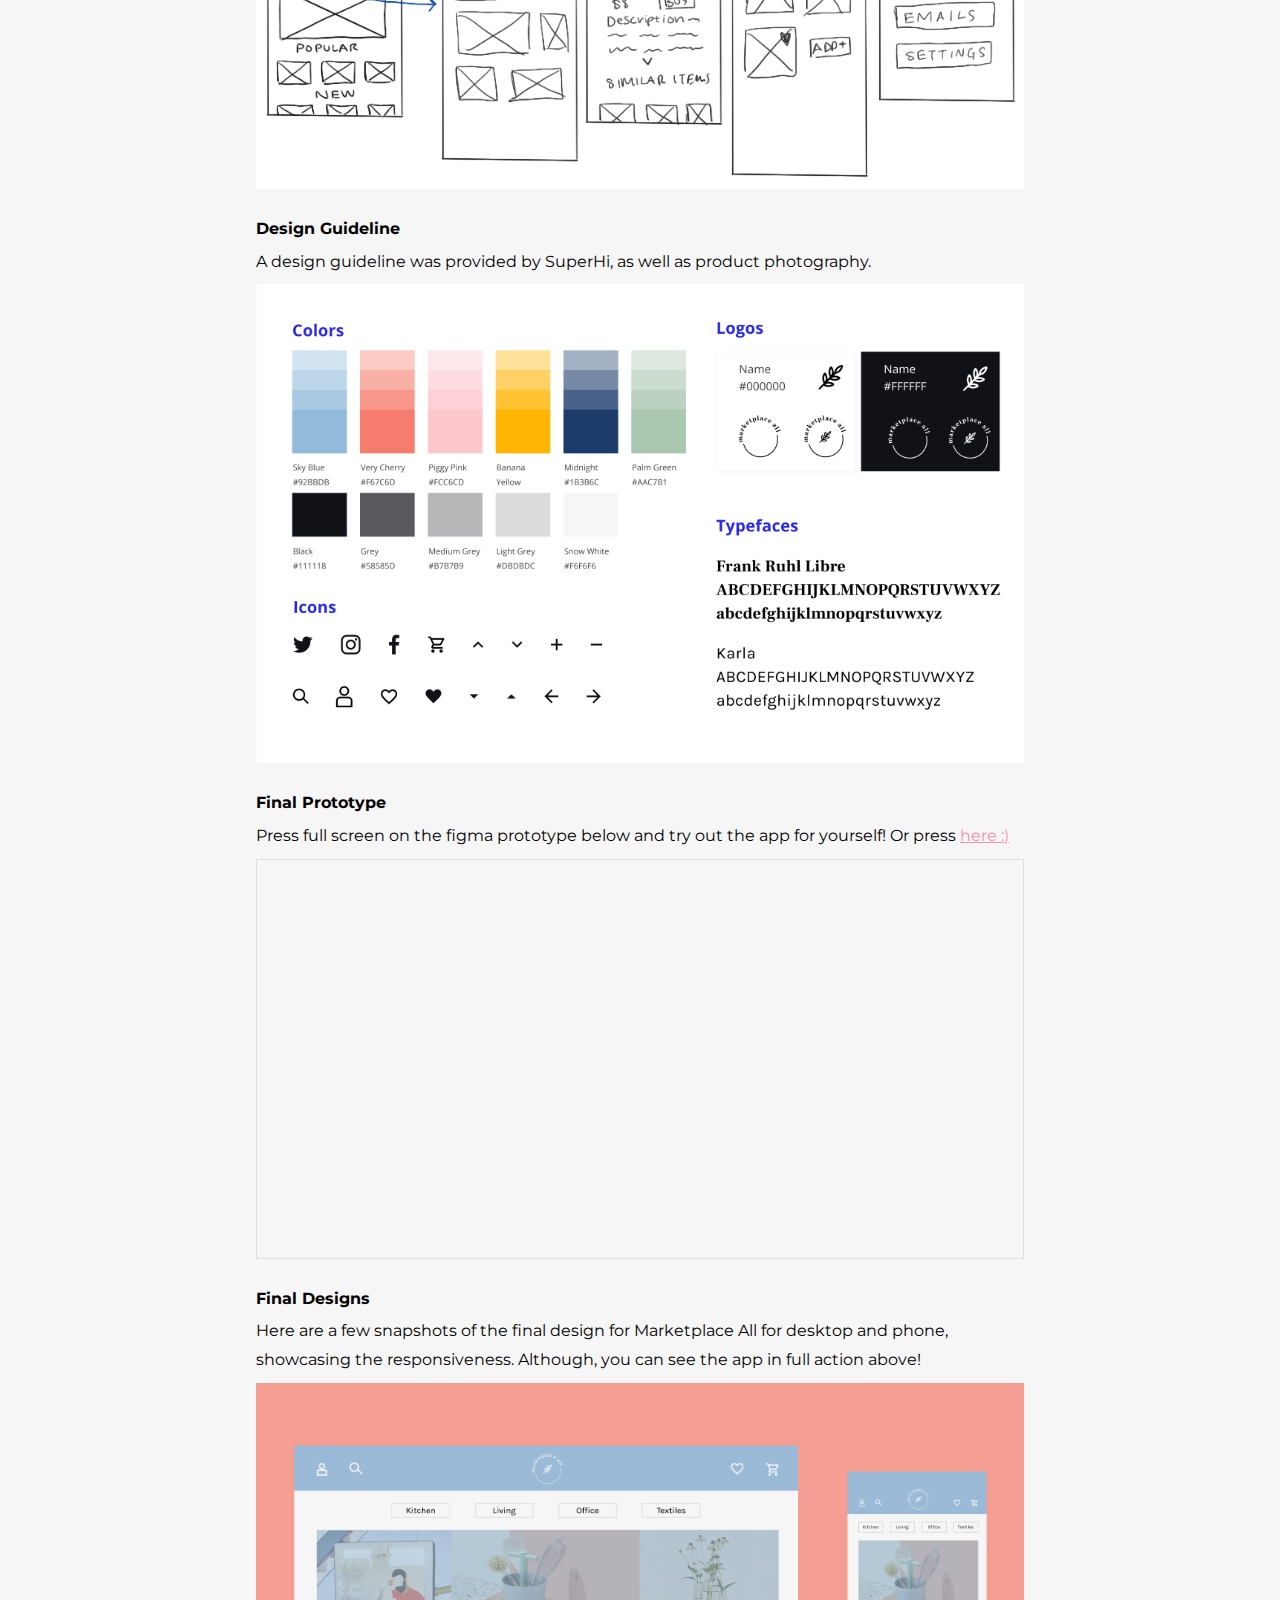
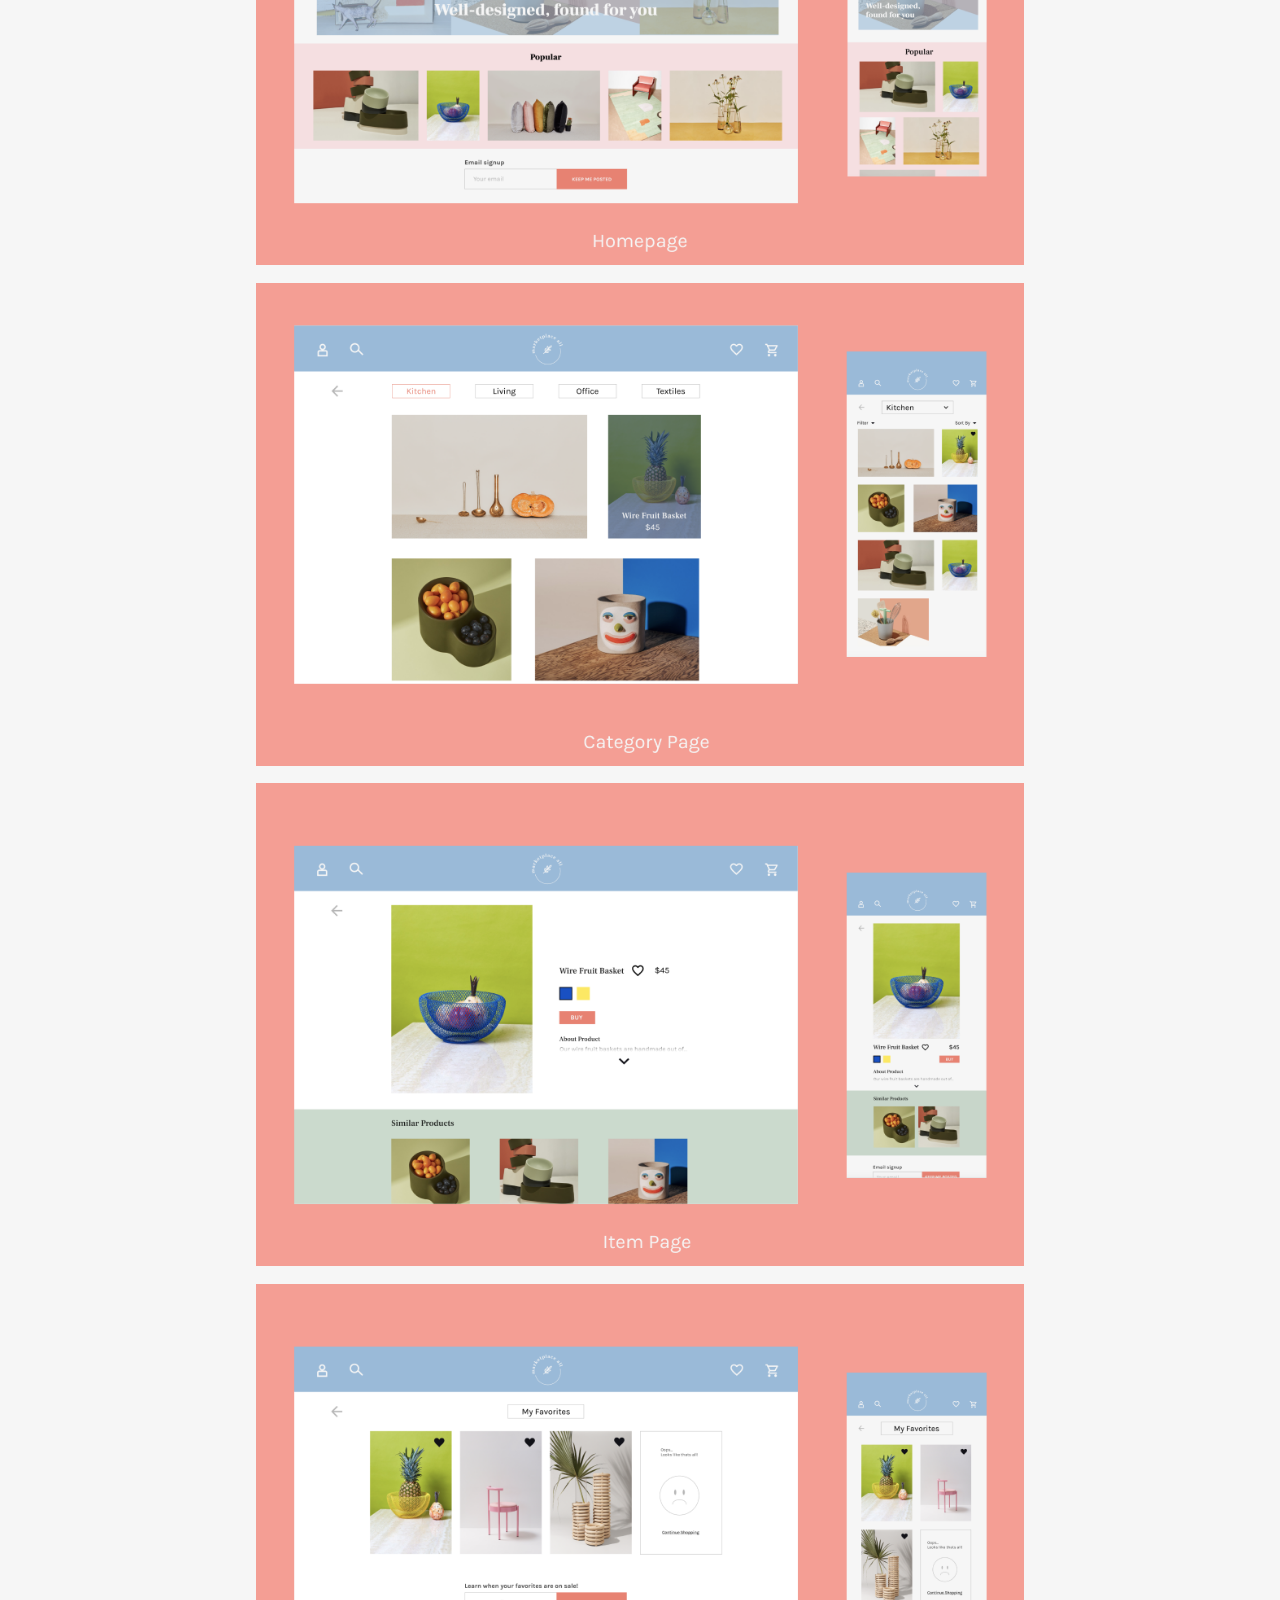
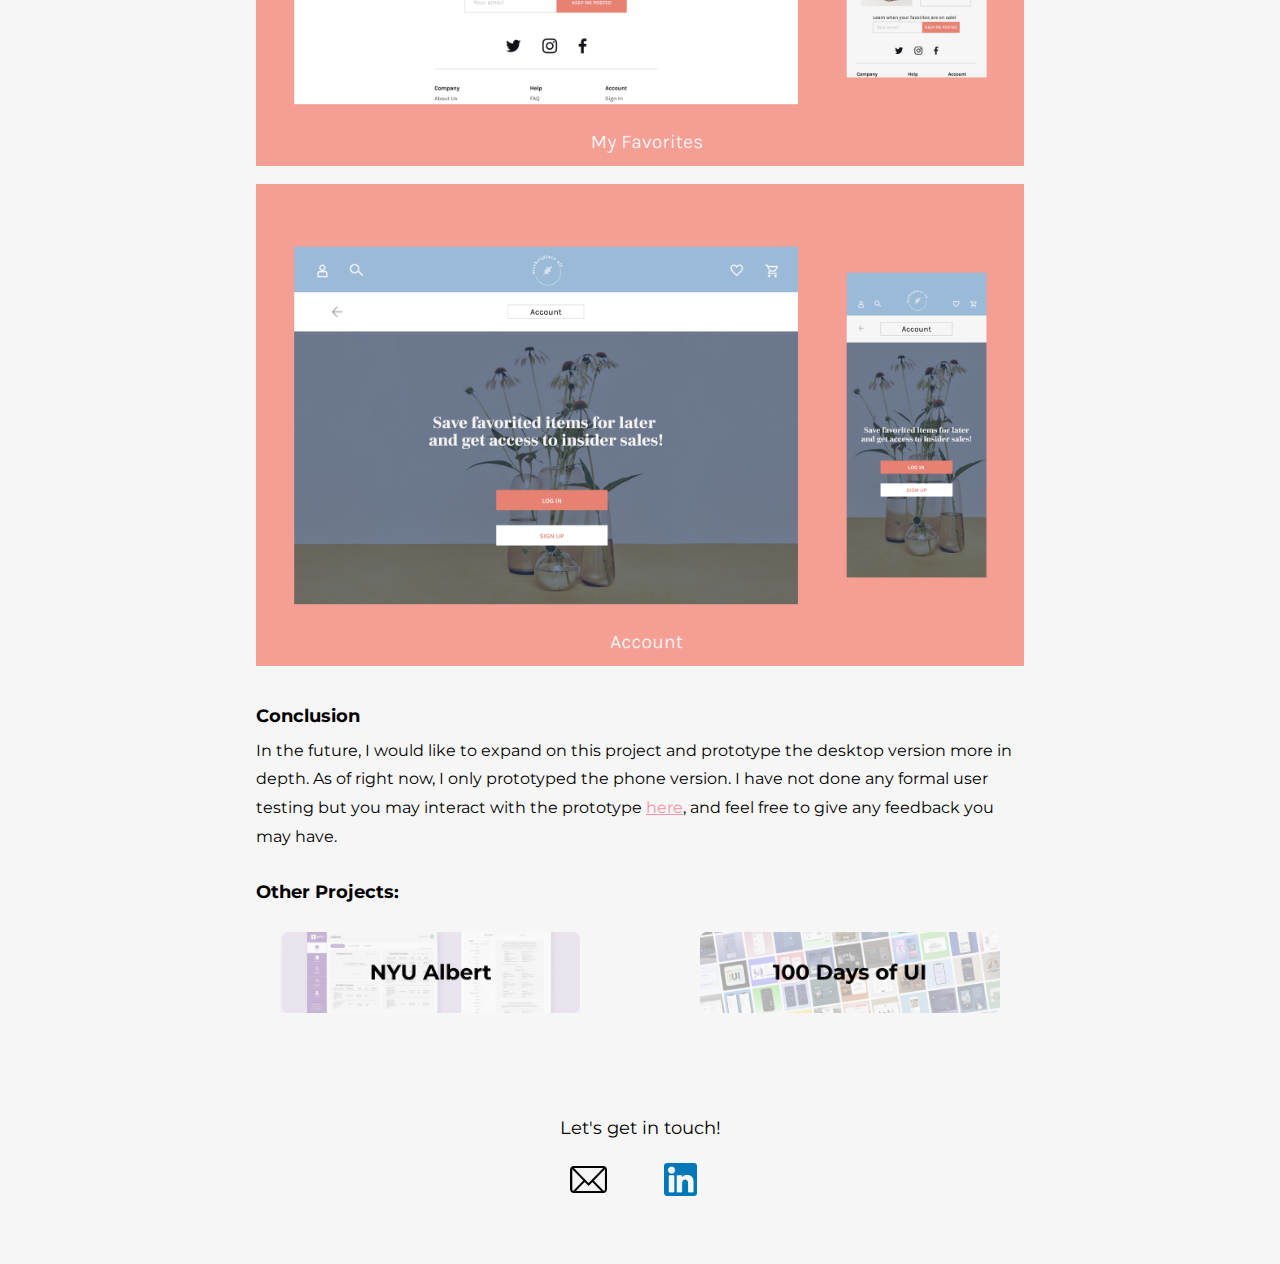
<file: marketplaceall.html>
<!DOCTYPE html>

<html lang="en">

<head>

        <meta charset="utf-8">
        <meta http-equiv="X-UA-Compatible" content="IE=edge">
        <meta name="viewport" content="width=device-width, initial-scale=1, maximum-scale=1, user-scalable=no">
        
        <link rel="stylesheet" href="style.css">
        <link rel="preconnect" href="https://fonts.googleapis.com">
        <link rel="preconnect" href="https://fonts.gstatic.com" crossorigin>
        <link href="https://fonts.googleapis.com/css2?family=Montserrat:wght@300;400;700&display=swap" rel="stylesheet">
        <!-- font-family: 'Montserrat', sans-serif; -->

        <link rel="icon" href="data:image/svg+xml,<svg xmlns=%22http://www.w3.org/2000/svg%22 viewBox=%220 0 100 100%22><text y=%22.9em%22 font-size=%2290%22>🎨</text></svg>">
        <title>Nina Chu | Marketplace All</title>
    </head>


    <body>
        <nav>
            <div class="logo">
                <a href="index.html"><h1>Nina Chu</h1></a>
            </div>

            <ul class="navlinks">
                <li><a href="index.html">work</a></li>
                <li><a href="play.html">play</a></li>
                <li><a href="about.html">about</a></li>
            </ul>
            <div class="burger">
                <div class="lline1"></div>
                <div class="line2"></div>
                <div class="line3"></div>
            </div>
        </nav>

        <img class="main-img"; src="images/mp-main.png" />

        <h2>Marketplace All</h2>

        <div class="content"><div class="mp">

        <section class="proj-info">
            <div>
                <h3>Role:</h3>
                <h4>Product Designer</h4>
            </div>

            <div>
                <h3>Strategies:</h3>
                <h4>User research, UX/UI Design, Prototyping</h4>
            </div>

            <div>
                <h3>Tools Used:</h3>
                <h4>Figma</h4>
            </div>

            <div>
                <h3>Timeline:</h3>
                <h4>June 2021 - Aug 2021</h4>
            </div>

        </section>

        <section class="details">
            <h3>Overview</h3>
            <h6>While staying at home due to covid over the summer of 2021, I decided to take SuperHi’s 8 Week UX Design course. This course project included a design brief and design guideline to follow. The goal of this project is to create a responsive e-commerce platform, called Marketplace All, that allows users to discover items and checkout as seamlessly as possible, utilizing the UX Design process.</h5>
            <h5>Problem Statement:</h5>
            <h6>Large companies dominate the furniture and home goods scene with mass produced, low quality, plain, and unsustainable items. Small brands that make those unique and environmentally friendly home goods are difficult to discover and scattered across the internet.</h6>
            <div class="italics"><h6>The primary goal of Marketplace All is to bring different like-minded brands together in one place, so people can discover new things and save time when searching for furniture and objects for their homes.</h6>
            </div>
            <h3>Research + Analyze</h3>
            <h5>Survey Results</h5>
            <h6>There were 28 responses to the survey</h6>
            <h6>
                <ul>
                    <li>The average answer was 3.4 for “on a scale of 1-5: When I buy things, I'd rather buy high-quality, well-designed things I love, even if there are cheaper options.”</li>
                    <li>The average answer was 4 for “on a scale of 1-5: finding unique, well-designed items for my home is important for me.”</li>
                    <li>27 (96.4%) said aesthetics are very influencial in their decision to buy furniture.</li>
                    <li>24 (85.7%) said quality is very influencial in their decision to buy furniture.</li>
                    <li>23 (82.1 %) said price is very influencial in their decision to buy furniture.</li>
                    <li>11 (39.3%) said convenience is very influencial in their decision to buy furniture.</li>
                    <li>3 (10.7%) said brand is very influencial in their decision to buy furniture.</li>
                </ul>
            </h6>
            <h5>Therefore:</h5>
            <h6>The order of importance from most influencial to least is 
                <br />Aesthetics → Quality → Price → Convenience → Brand</h6>
            <h5>User Personas</h5>
            <h6>I created user personas based off of the results of the survey.</h6>

            <img src="images/mp-persona.png"/>

            <h5>User Journey Map</h5>
            <h6>Based off of the various goals, I created seperate user maps, showcasing how users may navigate through Marketplace all to accomplish their goals.</h6>

            <img src="images/mp-journey.png"/>

            <h3>Design</h3>
            <h5>Low Fidelity Sketches</h5>
            <h6>I began by sketching out some rough low fidelity designs, keeping in consideration the important and imediate needs of the user.</h6>
            <img src="images/mp-sketch.png"/>

            <h5>Design Guideline</h5>
            <h6>A design guideline was provided by SuperHi, as well as product photography.</h6>
            <img src="images/mp-guide.png"/>

            <h5>Final Prototype</h5>
            <h6>Press full screen on the figma prototype below and try out the app for yourself! Or press <a href="https://www.figma.com/proto/buYxGuA5JDJ99IQkU1MNg4/SuperHi%3A-Marketplace-All?node-id=2555%3A80&scaling=scale-down&page-id=0%3A1&starting-point-node-id=2555%3A80" target="_blank"> here :)</a></h6>
            
            <iframe style="border: 1px solid rgba(0, 0, 0, 0.1);" src="https://www.figma.com/embed?embed_host=share&url=https%3A%2F%2Fwww.figma.com%2Fproto%2FbuYxGuA5JDJ99IQkU1MNg4%2FSuperHi%253A-Marketplace-All%3Fnode-id%3D2555%253A80%26scaling%3Dscale-down%26page-id%3D0%253A1%26starting-point-node-id%3D2555%253A80" allowfullscreen></iframe>

            <h5>Final Designs</h5>
            <h6>Here are a few snapshots of the final design for Marketplace All for desktop and phone, showcasing the responsiveness. Although, you can see the app in full action above!</h6>

            
            <img src="images/mp-1.png"/>
            
            <img src="images/mp-2.png"/>
            
            <img src="images/mp-3.png"/>

            <img src="images/mp-4.png"/>
            
            <img src="images/mp-5.png"/>
            

            <h3>Conclusion</h3>
            <h6>In the future, I would like to expand on this project and prototype the desktop version more in depth. As of right now, I only prototyped the phone version. I have not done any formal user testing but you may interact with the prototype <a href="https://www.figma.com/proto/buYxGuA5JDJ99IQkU1MNg4/SuperHi%3A-Marketplace-All?node-id=2555%3A80&scaling=scale-down&page-id=0%3A1&starting-point-node-id=2555%3A80" target="_blank">here</a>, and feel free to give any feedback you may have.</h6>


        <div class="otherProj">
            <h3>Other Projects:</h3></div></section>  

                <div class="tab">
                   <a href="nyualbert.html"><img src="images/tab-nyu.png"/></a> 
                   <a href="100ui.html"><img src="images/tab-ui.png"/></a> 
                </div>

    </div> <!-- div mp -->

    <div class="footerText">
        <h4>Let's get in touch!</h4></div>
    
        <div class="footer">
           
                 <div class="icons">
                    <a href = "mailto: ninachu@nyu.edu"><img class="one"; src="images/email.png"/></a>
                <a href="https://www.linkedin.com/in/nina-chu-/" target="_blank"><img class="two"; src="images/linkedin.png"/></a>
        </div> </div>

        </div> <!-- div content-->

        <script src="app.js"></script>
    </body>

</html>
</file>
<file: style.css>
*{
    margin: 0px;
    box-sizing: border-box;
}

body{
    font-family: 'Montserrat', sans-serif;
    background-color: #f6f6f6;
    position: absolute;
}

nav{
    display: flex;
    justify-content: space-around;
    align-items: center;
    min-height: 8vh;
    font-family: 'Montserrat', sans-serif;
    margin-top: 24px;
}

.logo a{
    text-decoration: none;
    color: #F394AB;
    font-size: 20px;
}

.navlinks{
    display: flex;
    justify-content: space-around;
    width: 30%;


}

.navlinks li{
    list-style: none;
}

.navlinks a{
 text-decoration: none;
 color: #F394AB;
 letter-spacing: 2px;
 font-weight: medium;
 font-size: 18px;
}

.navlinks a:hover{
    font-weight: bold;
    
}

.burger{
    display: none;
}


.burger div{
    width: 24px;
    height: 3px;
    background-color: #F394AB;
    margin: 5px;
}

.main-img{
    width: 100%;
    height: auto;
    left: 0px;
    margin-top: 24px;
    
}

.text h3{
    color: #f6f6f6;
}

.text h6{
    color: #f6f6f6;
}

h2{
    color: #000000;
    font-size: 36px;
    font-family: 'Montserrat', sans-serif;
    display: flex;
    justify-content: space-around;
    align-items: center;
    margin-top: 36px;
}

h3{
    font-size: 24px;
    color: #000000;
}

h4{
    font-size: 18px;
    color: #000000;
    font-weight: normal;
}

h5{
    font-size: 16px;
    color: #000000;
    margin-top: 16px;
}

h6{
    font-size: 16px;
    font-weight: normal;
    color: #000000;
    margin-top: 4px;
}

.details h3{
    color: #000000;
    margin-top: 24px;
}

.content{
    width: 60%;
    margin-left: auto;
    margin-right: auto;
   
}

.laptopP img{
    width: 70%;
    margin-left: auto;
    margin-right: auto;
    margin-bottom: 24px;
    
}

.content img{
    width: 100%;
    height: auto;
    margin-top: 8px;
}

.winsText{
    margin-top: 128px;
}


.wins{
    display: flex;
    justify-content: space-between;
    flex-direction: row;
    align-content: center;
}

.winPic {
    width: 80%;
    height: auto;
}

.wins .container {
    margin-right: 16px;
    margin-left: 16px;
}



.proj-info{
    margin-top: 40px;
    display: flex;
    justify-content: space-around;
    align-items: center;
    align-items: flex-start;


}

.proj-info div{
    margin: 8px;
    flex-grow: 1;
    flex-basis: 0;
}

.details{
    line-height: 1.8;
}

.content iframe{
    width: 100%;
    height: 400px;
    margin-top: 8px;
}


.italics{
    font-style: italic;
}

.ui h6{
    margin-top: 36px;
}

.intro{
    margin-top: 0px;
    width: 70%;
    margin-left: auto;
    margin-right: auto;
    margin-bottom: 160px;
}

.intro h3{
    font-size: 40px;
    color: black;
    margin-top: 120px;

}

.intro h4{
    margin-top: 16px;
    font-size: 24px;
}

.work .img{
    margin-top: 16px;
}

.work img{
    display: block;
    margin-top: 48px;
}

.details a{
    color: #F394AB;
}

.container{
    position: relative;
}



.overlay{
    position: absolute;
    z-index: 2;
    background-image: linear-gradient(#f6f6f600, #f6f6f600 ,#2e2e2e);
    top: 0;
    left: 0;
    width: 100%;
    height: 100%;
    opacity: 0;
    transition: .5s ease;
    border-radius: 14px;
    overflow:hidden;
   
}

.content .container:hover .overlay{
    opacity: 1;
    object-fit: cover;

}


.text{
  position: absolute;
  top: 80%;
  left: 50%;
  -webkit-transform: translate(-50%, -50%);
  -ms-transform: translate(-50%, -50%);
  transform: translate(-50%, -50%);
  text-align: center;
}



.iphoneP{
    display: none;
}

video{
    margin-bottom: 24px;
}

.footer{
    display: block;
    width: 40%;
    margin-top: 16px;
    margin-bottom: 64px;
    margin-right: auto;
    margin-left: auto;
    
}

.footerText{
   display: flex;
   justify-content: space-around;
   margin-top: 80px;
    
}

.footerText h4{
    font-size: 18px;
    color: #000;
}

.icons{
    display: flex;
    justify-content: center;
    flex-direction: row;
    align-self: center;
    align-items: center;
    
}

.footer img{
    width: 40%;
    height: auto;
    margin-right: 18px;
    margin-left: 18px;
    align-self: center;
    
}

.tab{
    margin-right: auto;
    margin-left: auto;
    display: flex;
    justify-content: space-between;
    flex-direction: row;
    align-self: center;
    align-items: center;


}

.tab img{
    display: block;
    width: 300px;
    height: auto;
    margin: 8px;
    transition: 0.2s ease-in;

}


.tab img:hover{
    margin-top: 4px;
    display: block;
    border-radius: 8px;
    z-index: 2;
    box-shadow: 2px 2px 12px #00000056;
  
}

.tab a{
    display: block;
    padding: 16px;
    text-align: center;
    width: fit-content;
    overflow:hidden;
}


.footer img.one:hover{
    filter: invert(60%) sepia(34%) saturate(590%) hue-rotate(296deg) brightness(104%) contrast(91%);
}

.footer img.two:hover{
   filter: invert(63%) sepia(59%) saturate(338%) hue-rotate(302deg) brightness(123%) contrast(91%);
}

.row {
    display: -ms-flexbox; /* IE10 */
    display: flex;
    -ms-flex-wrap: wrap; /* IE10 */
    flex-wrap: wrap;
    padding: 0 16px;
  }

  .column {
    -ms-flex: 50%; /* IE10 */
    flex: 50%;
    max-width: 50%;
    padding: 0 16px;
  }
  
  .column img {
    margin-top: 24px;
    vertical-align: middle;
    width: 100%;
  }

  figcaption{
      margin-top: 4px;
      margin-left: 4px;
  }

  figcaption.medium{
      color: #808080;
      font-size: 12px;
  }
  
.appear2{
    -webkit-transition: all 0.9s;
    transition: all 0.9s;
    opacity: .7;
    -webkit-transform: translateY(25px);
            transform: translateY(25px);
}

.appear2.inview2 {
    opacity: 1;
    -webkit-transform: none;
            transform: none;

            -webkit-transition-delay: 0.2s;
          transition-delay: 0.2s;
  }

 
.aboutMe{
    margin-top: 64px;
    display: flex;
    flex-direction: row;
    justify-content: space-evenly;
    align-items: center;
   
}

.aboutPage{
    width: 65%;
    margin-right: auto;
    margin-left: auto;
}

.profilePic{
    width: 160%;
    height: auto;
}

.profilePic img{
    display: block;
    margin: 0; 
    padding: 0;
    width: 90%;
    height: auto;
    border-radius: 16px;

}

.aboutText{
    margin-right: 24px;
}

.aboutText h3{
    color: #000000;
}

.aboutText h6{
    color: #000000;
}

.aboutText a{
    text-decoration: none;
    color: #f387a2;
}

.aboutText a:hover{
    text-decoration: underline;
}

@media screen and (min-width:1600px){
  
    .content{
        width: 50%;
    }
 
    h5{
        font-size: 18px;
    }
 
    h6{
        font-size: 18px;
    }

    .content iframe{
        height: 600px;
    }

    .intro h3{
        font-size: 48px;
    }

    .intro h4{
        font-size: 24px;
    }

    .aboutPage{
        width: 70%;
    }

    .profilePic{
        width: 200%;
    }

    .profilePic img{
        width: 75%;
        margin-left: 64px;
    }       

    .aboutText{
        margin-right: 64px;
    }



}

@media screen and (max-width:1350px){
   
    .content{
        width: 60%;
    }

    .intro h3{
        font-size: 32px;
    }

    .intro h4{
        font-size: 18px;
    }

    h3{
        font-size: 18px;
    }
 
    h4{
        font-size: 14px;
    }

    .aboutMe{
        flex-direction: column;
    }

    .profilePic img{
        display: block;
        width: 60%;
        margin-left: auto;
        margin-right: auto;
    }

    .profilePic{
        margin-left: auto;
        margin-right: auto;
    }

    .aboutText{
        width: 80%;
        margin-top: 24px;
    }

    .aboutMe{
        margin-top: 24px;
    }

    .profilePic{
        width: 100%;
    }

    .aboutText{
        margin-right: auto;
        margin-left: auto;
    }
}




@media screen and (max-width:1024px){
   .content{
       width: 70%;
   }

    .navlinks{
       width: 50%;
   }

   h3{
       font-size: 18px;
   }

   h4{
       font-size: 14px;
   }

   .overlay{
       opacity: 1;
   }


   .footer img{
        width: 35%;
    }

    .tab img{
        width: 200px;
    }


}


@media screen and (max-width:768px){
   html, body{
       max-width: 100vw;
       overflow-x: hidden;
       -webkit-box-sizing: border-box;
       -moz-box-sizing: border-box;
            box-sizing: border-box;
   }

   h1{
       font-size: 28px;
   }

    .navlinks{
       position: absolute;
       right: 0px;
       height: 24vh;
       top: 10vh;
       display: flex;
       flex-direction: column;
       align-items: center;
       width: 100%;
       background-color: #F394AB;
       
       transform: translateX(100vw);
    transition: transform 0.5s ease-in;
    overflow-x: hidden;
   }

   .navlinks a{
       color: #f6f6f6;
   }

 
   .navlinks li{
       opacity: 0;
   }

   .burger{
       display: block;
       cursor: pointer;
   }

   .main-img{
       height: 40%;
   }

   h2{
       font-size: 24px;
   }

   h3{
       font-size: 16px;
   }

   h4{
       font-size: 14px;
   }

   h6{
       font-size: 12px;
   }


   .content{
       width: 90%;
       margin-left: auto;
       margin-right: auto;
   }

   .wins{
    flex-direction: column;
    
}

   .mp{
       width: 90%;
       margin-left: auto;
       margin-right: auto;
   }

   .proj-info{
       
       margin-left: auto;
       margin-right: auto;
       flex-direction: column;
       align-items: flex-start;
   }

    .overlay {
        border-radius: 5px;   
    }
    
    .text{
     width: 80%;   
    }
   
   .intro h4{
    margin-top: 16px;
    font-size: 14px;
}

  .intro h3{
    font-size: 18px;
}

    .nav-active{
    transform: translate(0%);
}

    .laptopP{
    display: none;
}

    .iphoneP{
    
        display: flex;
        flex-direction: column;
        align-items: center;
    }

    .iphoneP img{
        margin-bottom: 24px;
    }

    .footer img{
        width: 30%;
    }

    .column {
        -ms-flex: 100%;
        flex: 100%;
        max-width: 100%;
      }

      .tab img{
        width: 98px;
    }

    .tab img{
        box-shadow: 2px 2px 9px #00000056;
       
    }

    .tab a{
        padding: 9px;
    }

    .aboutPage{
        width: 90%;
    }
}



@keyframes navLinkFade{
    from{
        opacity: 0;
        transform: translateX(50px);

    }

    to{
        opacity: 1;
        transform: translateX(0px);

    }
}
</file>
